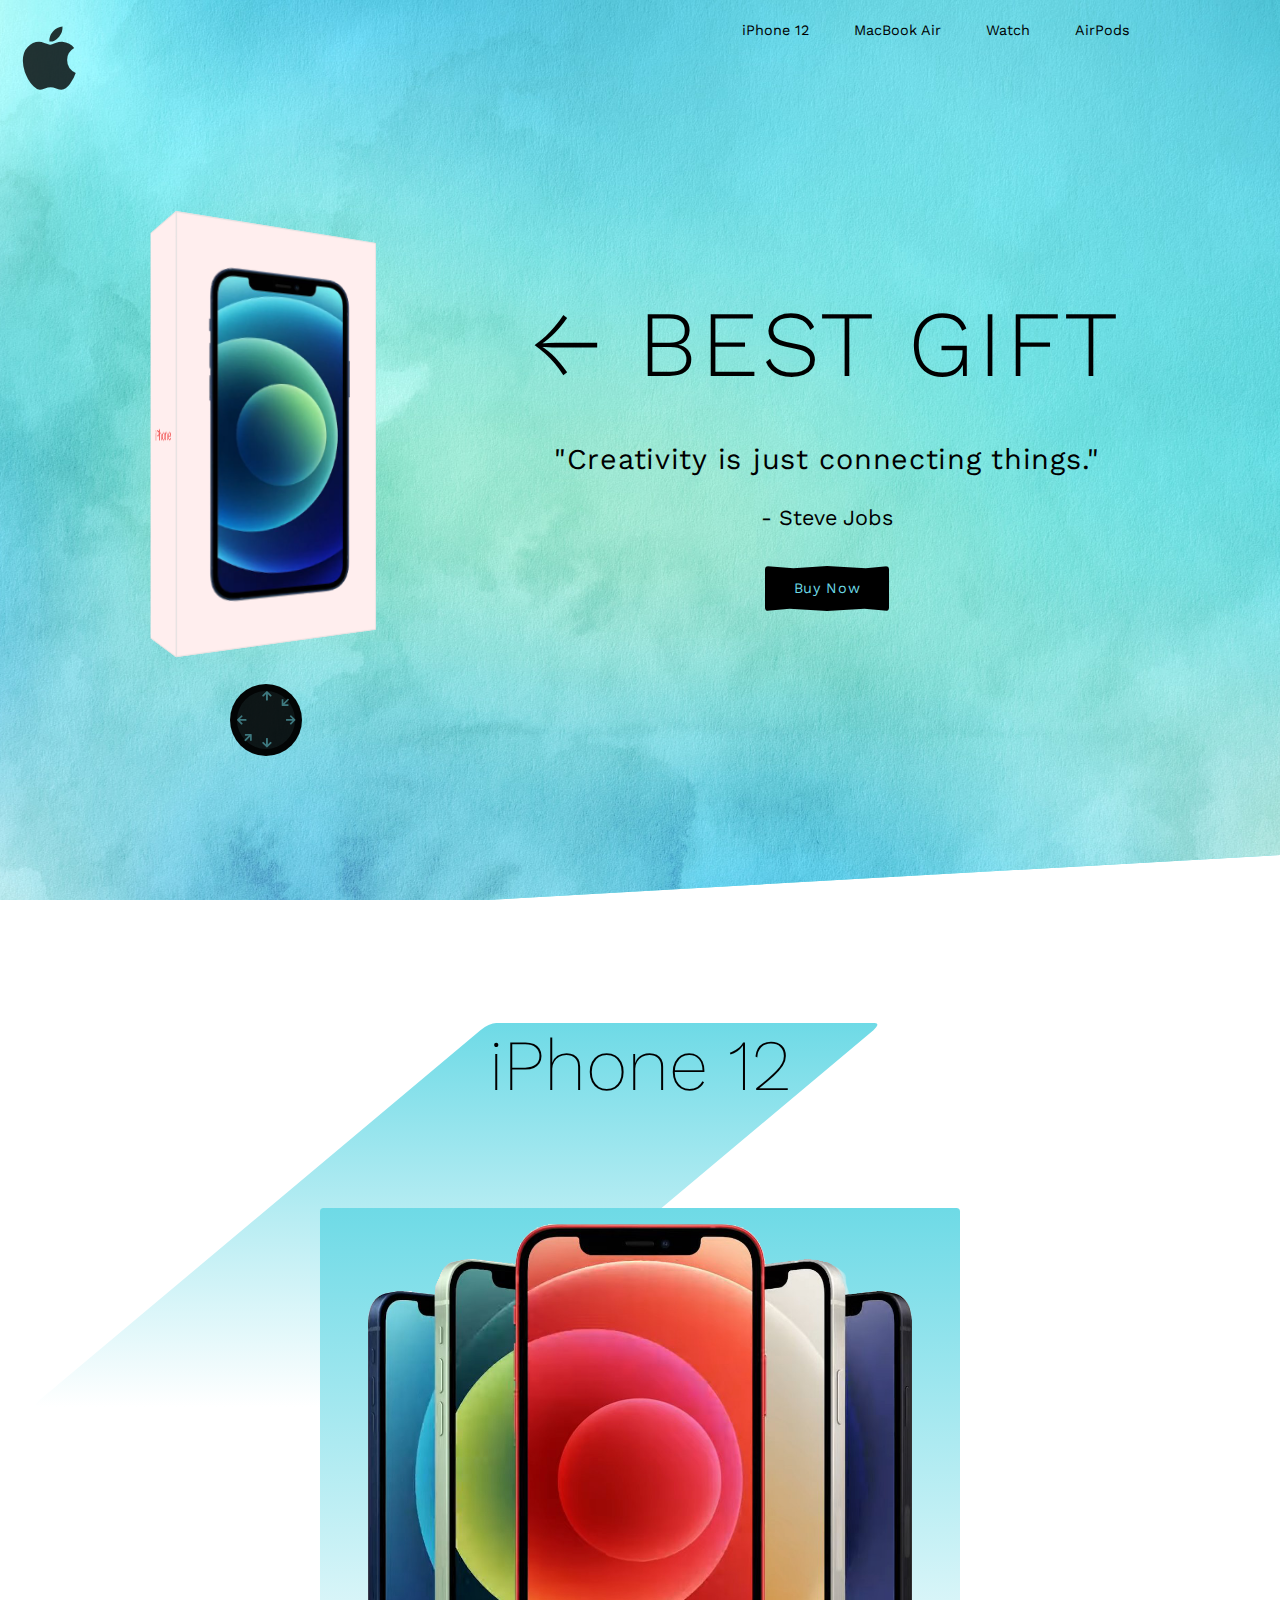
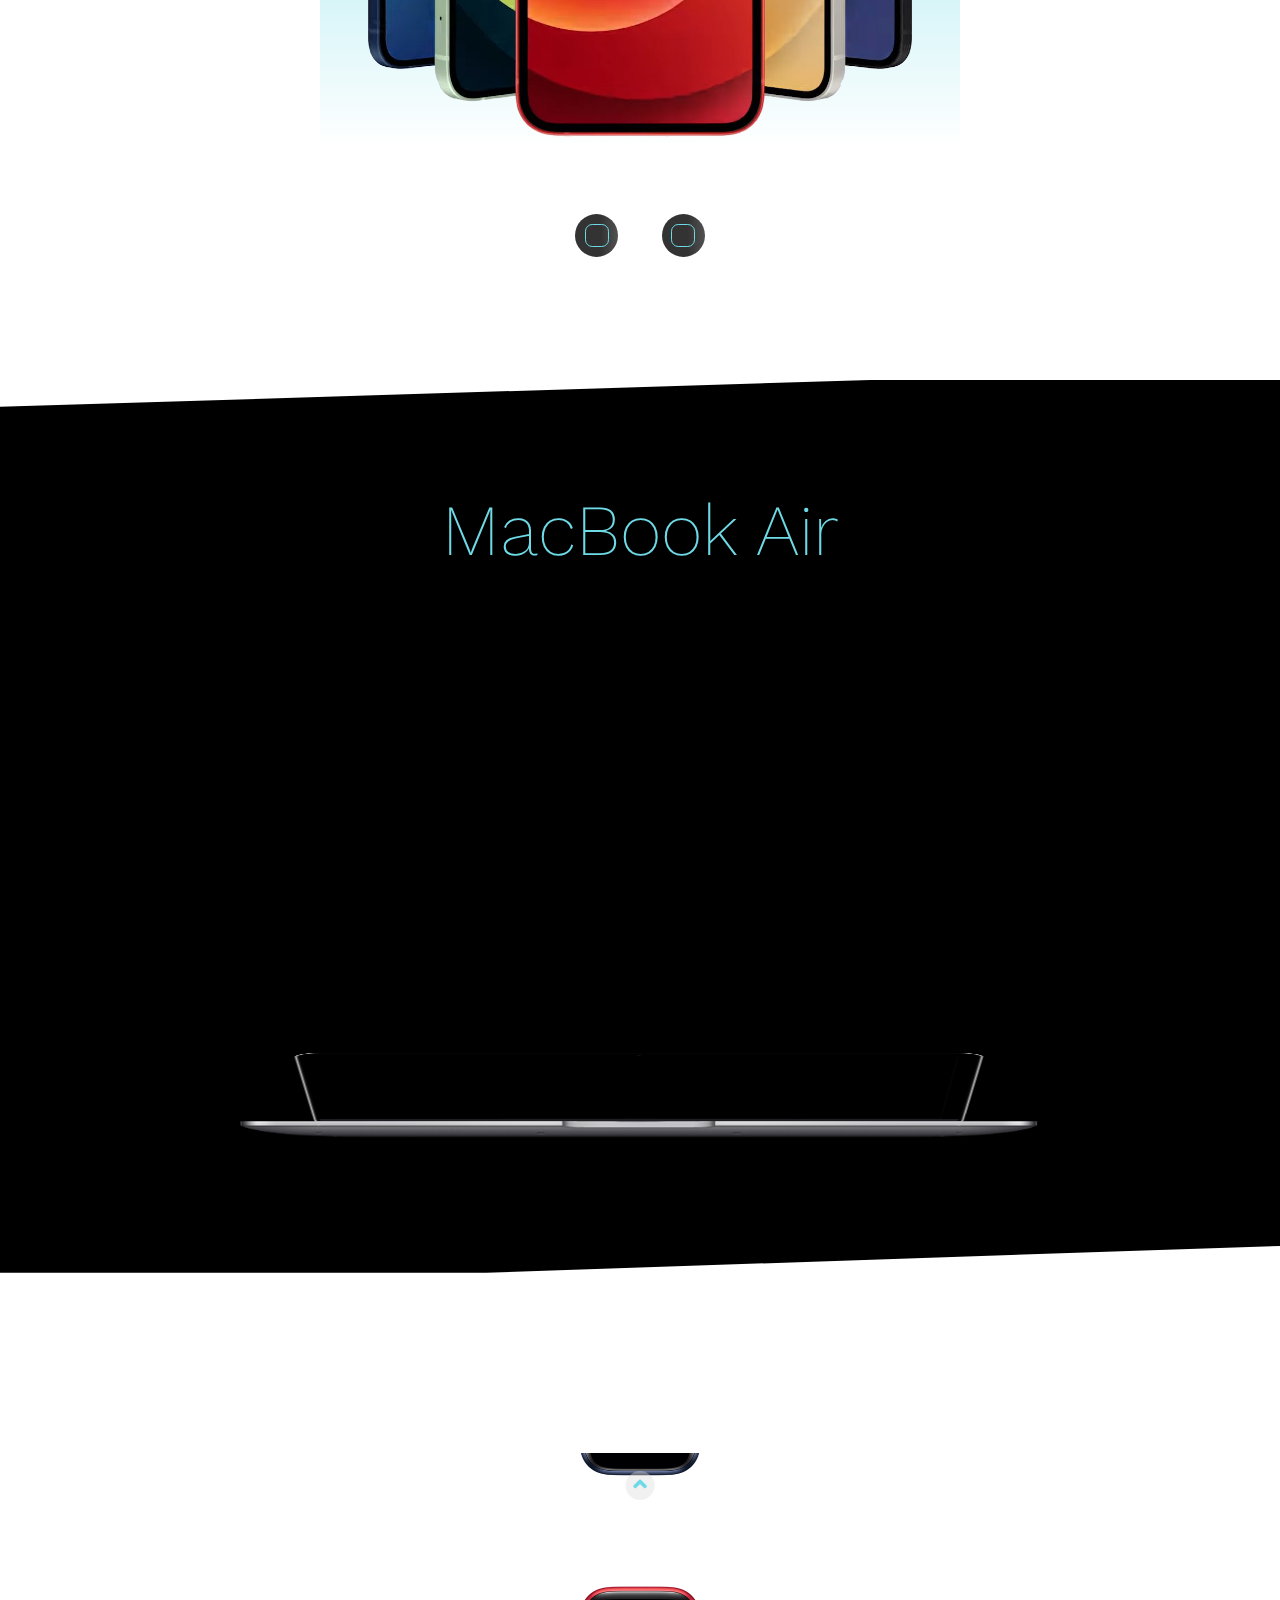
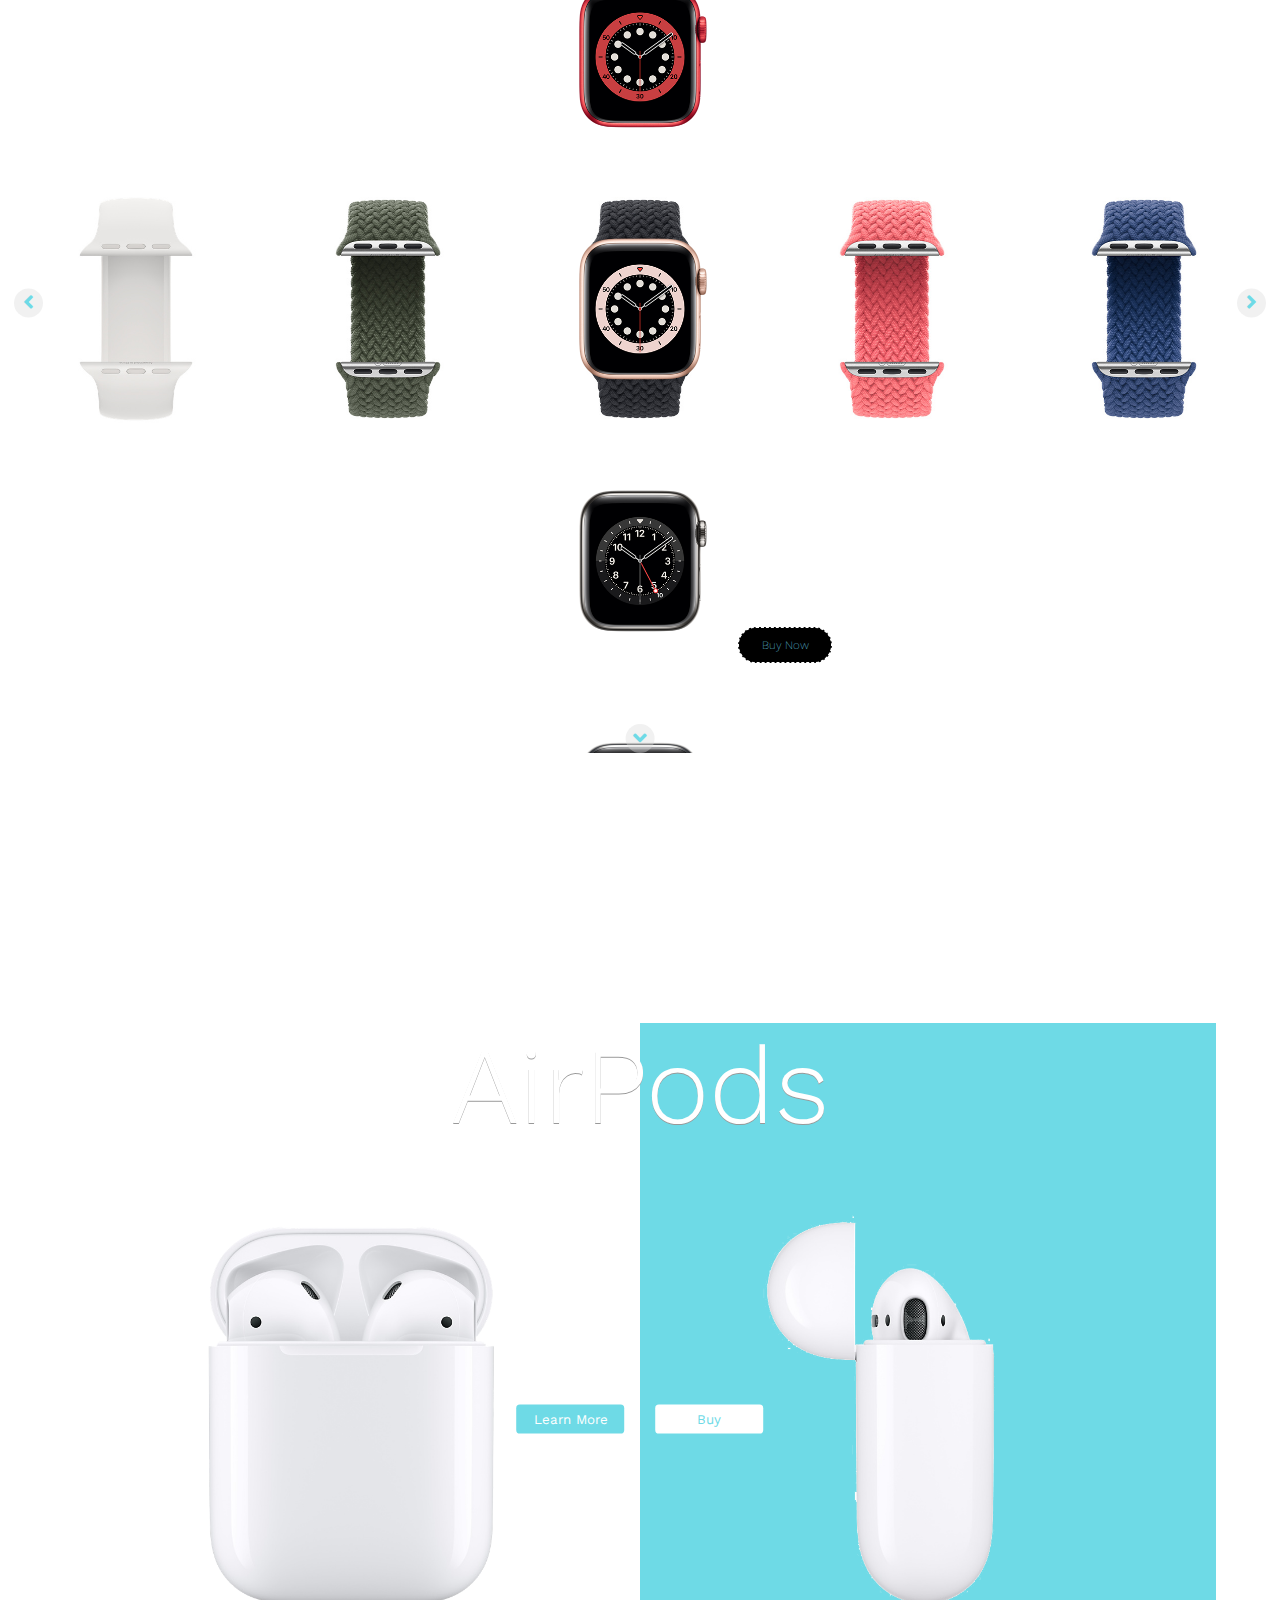
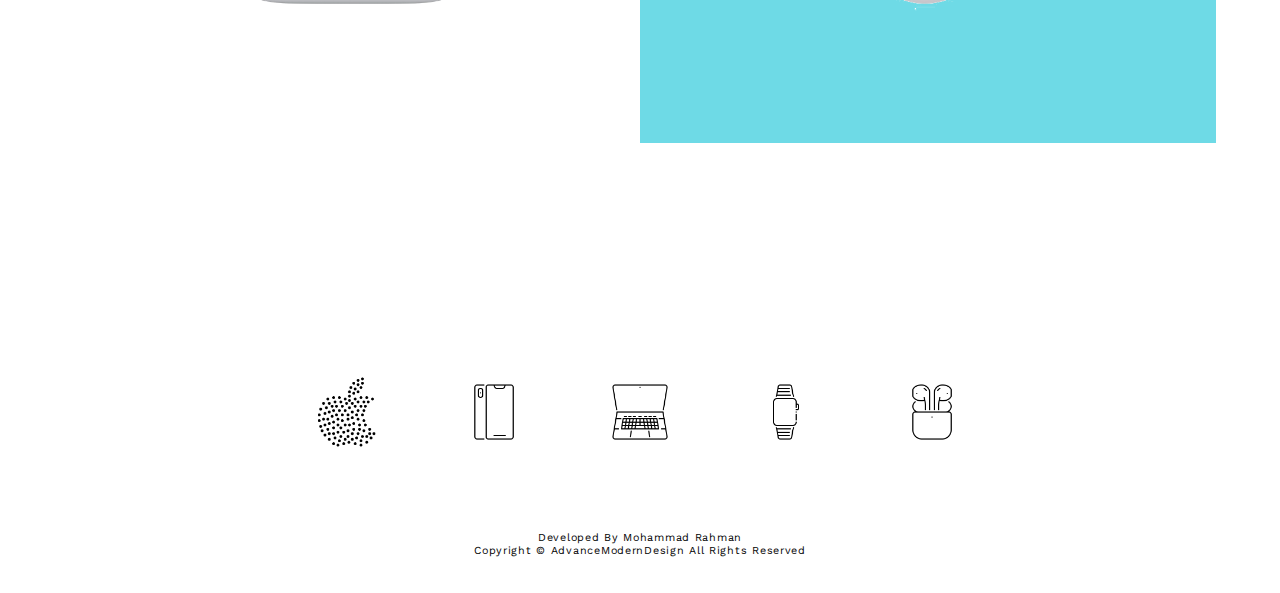
<file: Apple/index.html>
<!DOCTYPE html>
<html lang="en">
<head>
    <meta charset="UTF-8">
    <meta name="viewport" content="width=device-width, initial-scale=1.0">
    <title>Apple eCommerce</title>
    <link rel="shortcut icon" href="images/Icons/home-icon.png">
    <link rel="stylesheet" href="style.css">
    <link rel="stylesheet" href="https://cdnjs.cloudflare.com/ajax/libs/font-awesome/5.15.1/css/all.min.css">
</head>
<body>
    <div class="container">
        <!-- Section 1 -->
        <section class="section-1" id="section-1">
            <!-- Logo -->
            <a href="#" class="logo">
                <i class="fab fa-apple"></i>
            </a>
            <!--End of Logo -->

            <!-- Navbar -->
            <nav class="navbar">
                <a href="#section-2" class="navbar-link">iPhone 12</a>
                <a href="#section-3" class="navbar-link">MacBook Air</a>
                <a href="#watch" class="navbar-link">Watch</a>
                <a href="#airpods" class="navbar-link">AirPods</a>
            </nav>
            <!-- End of Navbar -->

            <!-- Cube -->
            <div class="cube-wrapper">
                <div class="cube">
                    <div class="front-side">
                        <img src="images/iphone.png">
                    </div>
                    <div class="back-side center">
                        <i class="fab fa-apple"></i>
                    </div>
                </div>

                <!-- Controls -->
                <div class="controls">
                    <a href="#" class="top-x-control">
                        <i class="fas fa-arrow-up "></i>
                    </a>
                    <a href="#" class="bottom-x-control">
                        <i class="fas fa-arrow-down "></i>
                    </a>
                    <a href="#" class="left-y-control">
                        <i class="fas fa-arrow-left "></i>
                    </a>
                    <a href="#" class="right-y-control">
                        <i class="fas fa-arrow-right "></i>
                    </a>
                    <a href="#" class="top-z-control">
                        <i class="fas fa-arrow-down "></i>
                    </a>
                    <a href="#" class="bottom-z-control">
                        <i class="fas fa-arrow-up "></i>
                    </a>
                </div>
                <!-- End of Controls -->
            </div>
            <!-- End of Cube -->

            <!-- Banner -->
            <div class="section-1-banner center">
                <h1>&#8592; Best Gift</h1>
                <p>"Creativity is just connecting things."</p>
                <span> - Steve Jobs</span>
                <button type="button">Buy Now</button>
            </div>
            <!-- End of Banner -->

            <!-- Slideshow -->
            <div class="slideshow"></div>
            <!-- End of Slideshow -->
        </section>
        <!-- End of Section 1 -->

        <!-- Section 2 -->
        <section class="section-2" id="section-2">
            <!-- Section 2 Heading -->
            <h1 class="section-2-heading">iPhone 12</h1>
            <!-- End of Section 2 Heading -->

            <!-- Section 2 Images -->
            <div class="iphones">
                <img src="images/iPhones/iphones-1-img.png" class="iphone-img-1">
                <img src="images/iPhones/iphones-2-img.png" class="iphone-img-2">
            </div>
            <!-- End of Section 2 Images -->

            <!-- Section 2 Buttons -->
            <div class="iphone-btns">
                <a href="#" class="iphone-btn center"><span>Learn More</span></a>
                <a href="#" class="iphone-btn center"><span>Shop</span></a>
            </div>
            <!-- End of Section 2 Buttons -->
        </section>
        <!-- End of Section 2 -->

        <!-- Section 3 -->
        <section class="section-3 center" id="section-3">
            <!-- Section 3 Heading -->
            <h1 class="section-3-heading">MacBook Air</h1>
            <!-- End of Section 3 Heading -->

            <!-- Section 3 Content -->
            <div class="section-3-content center">
                <!-- Section 3 Images -->
                <img src="images/MacBook/macbook-screen.png" class="macbook-img-1">
                <img src="images/MacBook/macbook-keyboard.png" class="macbook-img-2">
                <!-- End of Section 3 Images -->

                <!-- Section 3 Loading -->
                <div class="loading-wrapper">
                    <div class="loading center">
                        <i class="fab fa-apple"></i>
                        <div class="progress-bar"></div>
                    </div>
                </div>
                <!-- End of Section 3 Loading -->

                <!-- Section 3 Info -->
                <div class="macbook-info">
                    <h2 class="macbook-info-heading">Light. Speed.</h2>
                    <p class="macbook-price">Starting at $999</p>
                    <button class="macbook-btn">Buy Now</button>
                </div>
                <!-- End of Section 3 Info -->
            </div>
            <!-- End of Section 3 Content -->
        </section>
        <!-- End of Section 3 -->

        <!-- Section 4 -->
        <section class="section-4 center" id="section-4">
            <!-- Section 4 Watches -->
            <div class="watches center" id="watch">
                <!-- Watch Bands -->
                <div class="watch-bands center">
                    <img src="images/watches/watch-band-1.jpg" class="watch-band-img">
                    <img src="images/watches/watch-band-2.jpg" class="watch-band-img">
                    <img src="images/watches/watch-band-3.jpg" class="watch-band-img">
                    <img src="images/watches/watch-band-4.jpg" class="watch-band-img">
                    <img src="images/watches/watch-band-5.jpg" class="watch-band-img">
                    <img src="images/watches/watch-band-6.jpg" class="watch-band-img">
                    <img src="images/watches/watch-band-7.jpg" class="watch-band-img">
                    <img src="images/watches/watch-band-8.jpg" class="watch-band-img">
                    <img src="images/watches/watch-band-9.jpg" class="watch-band-img">
                </div>
                <!-- End of Watch Bands -->

                <!-- Watch Cases -->
                <div class="watch-cases center">
                    <img src="images/watches/watch-case-1.png" class="watch-case-img">
                    <img src="images/watches/watch-case-2.png" class="watch-case-img">
                    <img src="images/watches/watch-case-3.png" class="watch-case-img">
                    <img src="images/watches/watch-case-4.png" class="watch-case-img">
                    <img src="images/watches/watch-case-5.png" class="watch-case-img">
                    <img src="images/watches/watch-case-6.png" class="watch-case-img">
                    <img src="images/watches/watch-case-7.png" class="watch-case-img">
                    <img src="images/watches/watch-case-8.png" class="watch-case-img">
                    <img src="images/watches/watch-case-9.png" class="watch-case-img">
                </div>
                <!-- End of Watch Cases -->
            </div>
            <!-- End of Section 4 Watches -->

            <!-- Watch Controls -->
            <a href="#" class="watch-control watch-top-control center">
                <i class="fas fa-angle-up"></i>
            </a>
            <a href="#" class="watch-control watch-right-control center">
                <i class="fas fa-angle-right"></i>
            </a>
            <a href="#" class="watch-control watch-bottom-control center">
                <i class="fas fa-angle-down"></i>
            </a>
            <a href="#" class="watch-control watch-left-control center">
                <i class="fas fa-angle-left"></i>
            </a>
            <!-- End of Watch Controls -->

            <!-- Watch Button -->
            <button class="watch-btn">Buy Now</button>
            <!-- End of Watch Button -->
        </section>
        <!-- End of Section 4 -->

        <!-- Section 5 -->
        <section class="section-5 center" id="section-5">
            <!-- Section 5 Content -->
            <div class="airpods" id="airpods">
                <!-- Section 5 Heading -->
                <h1 class="section-5-heading">AirPods</h1>
                <!-- End of Section 5 Heading -->

                <!-- Section 5 Images -->
                <img src="images/AirPods/airpods-1.png" class="airpods-img-1">
                <img src="images/AirPods/airpods-2.png" class="airpods-img-2">
                <!-- End of Section 5 Images -->

                <!-- Section 5 Buttons -->
                <div class="airpods-buttons">
                    <button class="airpods-btn">Learn More</button>
                    <button class="airpods-btn">Buy</button>
                </div>
                <!-- End of Section 5 Buttons -->
            </div>
            <!-- End of Section 5 Content -->
        </section>
        <!-- End of Section 5 -->

        <!-- Section 6 -->
        <section class="section-6 center">
            <div class="section-6-icons">
                <a href="#section-1" class="icon-link">
                    <img src="images/Icons/home-icon.png">
                </a>
                <a href="#section-2" class="icon-link">
                    <img src="images/Icons/iphone-icon.png">
                </a>
                <a href="#section-3" class="icon-link">
                    <img src="images/Icons/macbook-icon.png">
                </a>
                <a href="#section-4" class="icon-link">
                    <img src="images/Icons/watch-icon.png">
                </a>
                <a href="#section-5" class="icon-link">
                    <img src="images/Icons/airpods-icon.png">
                </a>
            </div>
            <p class="copyright">Developed By Mohammad Rahman<br>Copyright &copy; AdvanceModernDesign All Rights Reserved</p>
        </section>
        <!-- End of Section 6 -->
    </div>
    <script src="script.js"></script>
</body>
</html>
</file>
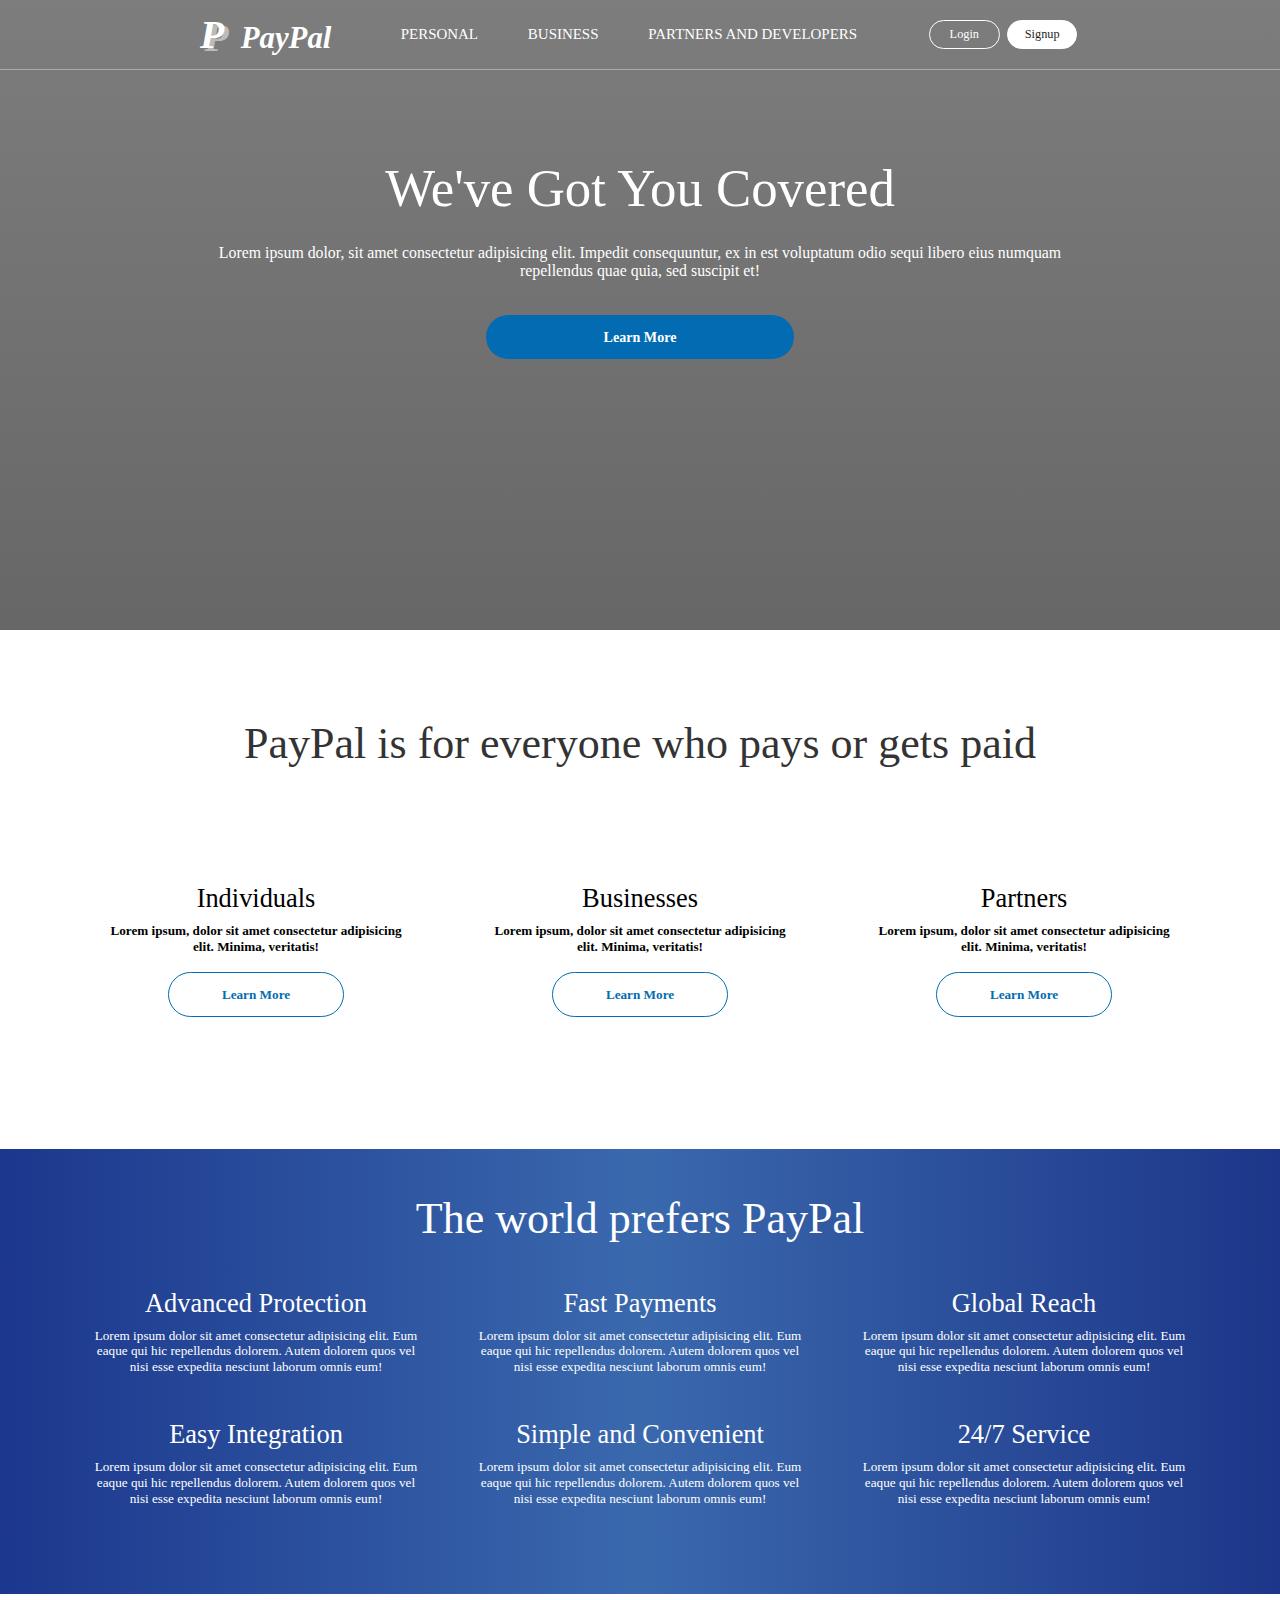
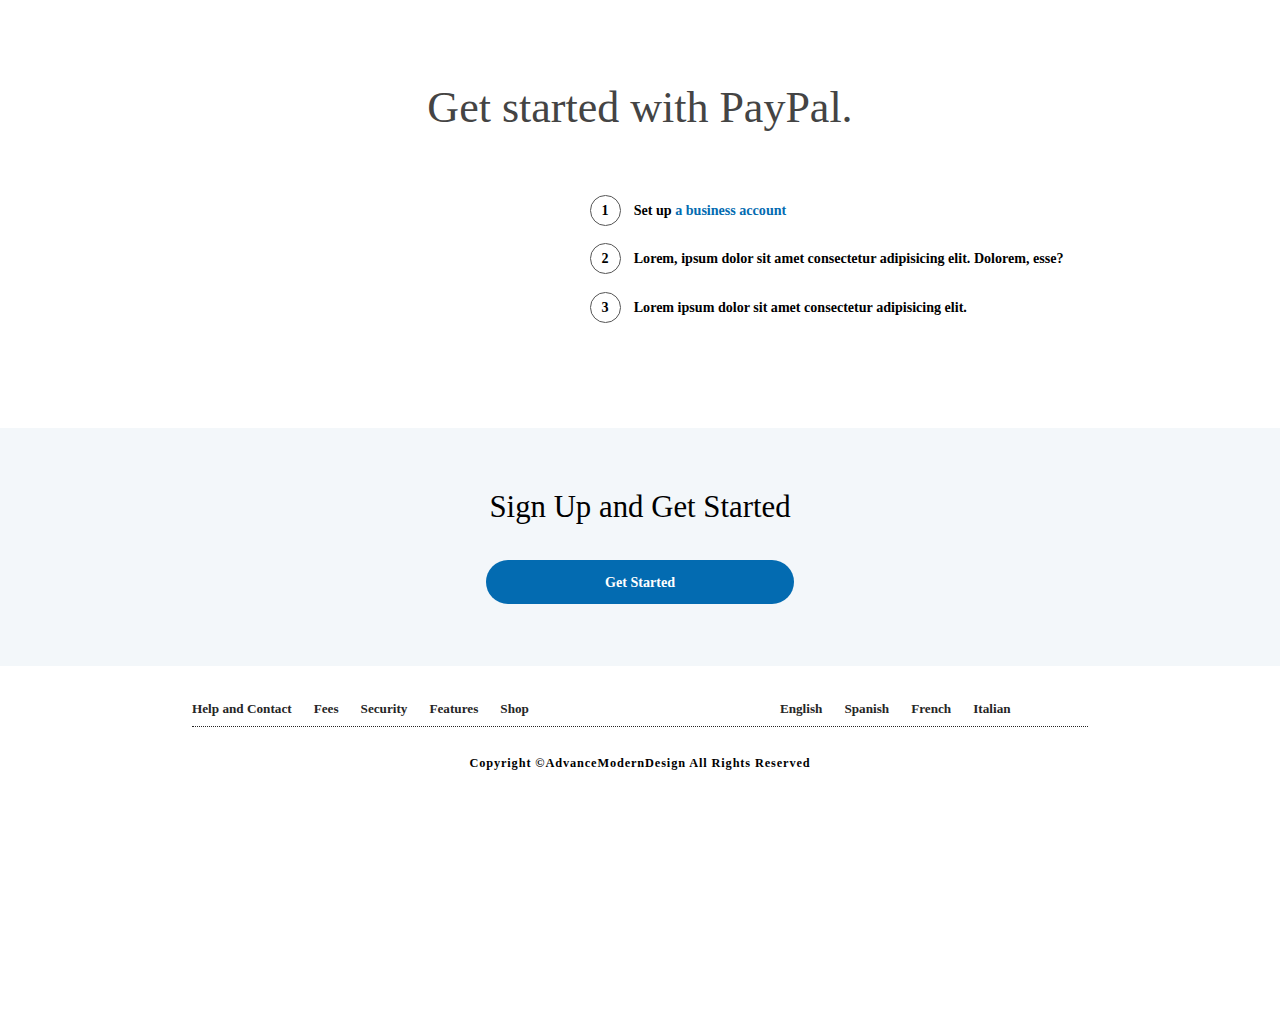
<file: Paypal/index.html>
<!DOCTYPE html>
<html lang="en">
<head>
    <meta charset="UTF-8">
    <meta name="viewport" content="width=device-width, initial-scale=1.0">
    <title>Send Money, Pay Online, or Set Up a Merchant Account.</title>
    <link rel="stylesheet" href="style.css">
    <link rel="stylesheet" href="https://cdnjs.cloudflare.com/ajax/libs/font-awesome/5.15.1/css/all.min.css">
    <link rel="preconnect" href="https://fonts.gstatic.com">
    <link href="https://fonts.googleapis.com/css2?family=Baloo+Da+2:wght@400;500;600;700;800&display=swap" rel="stylesheet">
</head>
<body>

    <div class="container">
        <!-- Front Page -->
        <div class="front-page">
            <!-- Section 1 -->
            <section class="section-1">
                <div class="navbar-wrapper">
                    <nav class="navbar">
                        <div class="menu">
                            <div class="menu-icon">
                                <div class="line line-1"></div>
                                <div class="line line-2"></div>
                                <div class="line line-3"></div>
                            </div>
                            <span>Menu</span>
                        </div>
                        <div class="navbar-logo logo">
                            <span class="p-1">P</span>
                            <span class="p-2">P</span>
                            PayPal
                        </div>
                        <ul class="nav-list">
                            <li class="nav-list-item dropdown-hover">
                                <a href="#" class="nav-list-link show-dropdown">Personal <i class="fas fa-chevron-down"></i></a>
                                <ul class="nav-dropdown nav-dropdown-personal">
                                    <li class="nav-dropdown-item dropdown-heading">
                                        <a href="#" class="dropdown-heading-link">
                                            <i class="fas fa-chevron-down"></i> Personal
                                        </a>
                                    </li>
                                    <li class="nav-dropdown-item">
                                        <a href="#" class="nav-dropdown-link-1">How PayPal works</a>
                                        <a href="#" class="nav-dropdown-link-2">What can you do with a personal account</a>
                                    </li>
                                    <li class="nav-dropdown-item">
                                        <a href="#" class="nav-dropdown-link-1">Pay online</a>
                                        <a href="#" class="nav-dropdown-link-2">Online payment without borders</a>
                                    </li>
                                    <li class="nav-dropdown-item">
                                        <a href="#" class="nav-dropdown-link-1">Send payments</a>
                                        <a href="#" class="nav-dropdown-link-2">Send payments abroad</a>
                                    </li>
                                    <li class="nav-dropdown-item">
                                        <a href="#" class="nav-dropdown-link-1">Search for deals</a>
                                        <a href="#" class="nav-dropdown-link-2">Pay with PayPal and send money</a>
                                    </li>
                                </ul>
                            </li>
                            <li class="nav-list-item dropdown-hover">
                                <a href="#" class="nav-list-link show-dropdown">Business <i class="fas fa-chevron-down"></i></a>
                                <ul class="nav-dropdown nav-dropdown-business">
                                    <li class="nav-dropdown-item dropdown-heading">
                                        <a href="#" class="dropdown-heading-link">
                                            <i class="fas fa-chevron-down"></i> Business
                                        </a>
                                    </li>
                                    <li class="nav-dropdown-item">
                                        <a href="#" class="nav-dropdown-link-1">All business solutions</a>
                                        <a href="#" class="nav-dropdown-link-2">See our range of products</a>
                                    </li>
                                    <li class="nav-dropdown-item">
                                        <a href="#" class="nav-dropdown-link-1">Accept online payments</a>
                                        <a href="#" class="nav-dropdown-link-2">Get paid on your website</a>
                                    </li>
                                    <li class="nav-dropdown-item">
                                        <a href="#" class="nav-dropdown-link-1">Send invoices</a>
                                        <a href="#" class="nav-dropdown-link-2">Create and email online invoices</a>
                                    </li>
                                    <li class="nav-dropdown-item">
                                        <a href="#" class="nav-dropdown-link-1">Sell internationally</a>
                                        <a href="#" class="nav-dropdown-link-2">PayPal supports your global growth</a>
                                    </li>
                                </ul>
                            </li>
                            <li class="nav-list-item">
                                <a href="#" class="nav-list-link">Partners and Developers</a>
                            </li>
                        </ul>
                        <div class="navbar-buttons">
                            <button class="navbar-btn login-btn login">Login</button>
                            <button class="navbar-btn signup-btn signup">Signup</button>
                        </div>
                    </nav>
                </div>
                <div class="banner">
                    <h1 class="banner-heading">We've Got You Covered</h1>
                    <p class="banner-paragraph">Lorem ipsum dolor, sit amet consectetur adipisicing elit. Impedit consequuntur, ex in est voluptatum odio sequi libero eius numquam repellendus quae quia, sed suscipit et!</p>
                    <button class="blue-btn">Learn More</button>
                </div>
            </section>
            <!-- End of Section 1 -->

            <!-- Section 2 -->
            <section class="section-2">
                <h1 class="section-2-heading">PayPal is for everyone who pays or gets paid</h1>
                <div class="services">
                    <div class="service">
                        <i class="fas fa-user-tie"></i>
                        <h3 class="service-heading">Individuals</h3>
                        <p class="service-paragraph">Lorem ipsum, dolor sit amet consectetur adipisicing elit. Minima, veritatis!</p>
                        <button class="service-btn">Learn More</button>
                    </div>
                    <div class="service">
                        <i class="fas fa-briefcase"></i>
                        <h3 class="service-heading">Businesses</h3>
                        <p class="service-paragraph">Lorem ipsum, dolor sit amet consectetur adipisicing elit. Minima, veritatis!</p>
                        <button class="service-btn">Learn More</button>
                    </div>
                    <div class="service">
                        <i class="far fa-handshake"></i>
                        <h3 class="service-heading">Partners</h3>
                        <p class="service-paragraph">Lorem ipsum, dolor sit amet consectetur adipisicing elit. Minima, veritatis!</p>
                        <button class="service-btn">Learn More</button>
                    </div>
                </div>
            </section>
            <!-- End of Section 2 -->

            <!-- Section 3 -->
            <section class="section-3">
                <h1 class="section-3-heading">The world prefers PayPal</h1>
                <div class="features">
                    <div class="feature">
                        <h3 class="feature-heading">Advanced Protection</h3>
                        <p class="feature-paragraph">Lorem ipsum dolor sit amet consectetur adipisicing elit. Eum eaque qui hic repellendus dolorem. Autem dolorem quos vel nisi esse expedita nesciunt laborum omnis eum!</p>
                    </div>
                    <div class="feature">
                        <h3 class="feature-heading">Fast Payments</h3>
                        <p class="feature-paragraph">Lorem ipsum dolor sit amet consectetur adipisicing elit. Eum eaque qui hic repellendus dolorem. Autem dolorem quos vel nisi esse expedita nesciunt laborum omnis eum!</p>
                    </div>
                    <div class="feature">
                        <h3 class="feature-heading">Global Reach</h3>
                        <p class="feature-paragraph">Lorem ipsum dolor sit amet consectetur adipisicing elit. Eum eaque qui hic repellendus dolorem. Autem dolorem quos vel nisi esse expedita nesciunt laborum omnis eum!</p>
                    </div>
                    <div class="feature">
                        <h3 class="feature-heading">Easy Integration</h3>
                        <p class="feature-paragraph">Lorem ipsum dolor sit amet consectetur adipisicing elit. Eum eaque qui hic repellendus dolorem. Autem dolorem quos vel nisi esse expedita nesciunt laborum omnis eum!</p>
                    </div>
                    <div class="feature">
                        <h3 class="feature-heading">Simple and Convenient</h3>
                        <p class="feature-paragraph">Lorem ipsum dolor sit amet consectetur adipisicing elit. Eum eaque qui hic repellendus dolorem. Autem dolorem quos vel nisi esse expedita nesciunt laborum omnis eum!</p>
                    </div>
                    <div class="feature">
                        <h3 class="feature-heading">24/7 Service</h3>
                        <p class="feature-paragraph">Lorem ipsum dolor sit amet consectetur adipisicing elit. Eum eaque qui hic repellendus dolorem. Autem dolorem quos vel nisi esse expedita nesciunt laborum omnis eum!</p>
                    </div>
                </div>
            </section>
            <!-- End of Section 3 -->           
            <!-- Section 4 -->
            <section class="section-4">
                <h1 class="section-4-heading">Get started with PayPal.</h1>
                <div class="section-4-content">
                    <div class="section-4-img-wrapper">
                        <img src="images/macbook.png">
                    </div>
                    <ul class="section-4-list">
                        <li class="section-4-list-item">
                            <span class="number">1</span>
                            <span>Set up <a href="#">a business account</a></span>
                        </li>
                        <li class="section-4-list-item">
                            <span class="number">2</span>
                            <span>Lorem, ipsum dolor sit amet consectetur adipisicing elit. Dolorem, esse?</span>
                        </li>
                        <li class="section-4-list-item">
                            <span class="number">3</span>
                            <span>Lorem ipsum dolor sit amet consectetur adipisicing elit.</span>
                        </li>
                    </ul>
                </div>
            </section>
            <!-- End of Section 4 -->

            <!-- Section 5 -->
            <section class="section-5">
                <div class="section-5-top">
                    <h2 class="section-5-top-heading">Sign Up and Get Started</h2>
                    <button class="blue-btn signup">Get Started</button>
                </div>
                <footer class="footer">
                    <div class="footer-top">
                        <ul class="footer-list">
                            <li>
                                <a href="#">Help and Contact</a>
                            </li>
                            <li>
                                <a href="#">Fees</a>
                            </li>
                            <li>
                                <a href="#">Security</a>
                            </li>
                            <li>
                                <a href="#">Features</a>
                            </li>
                            <li>
                                <a href="#">Shop</a>
                            </li>
                        </ul>
                        <ul class="footer-list">
                            <li>
                                <a href="#">English</a>
                            </li>
                            <li>
                                <a href="#">Spanish</a>
                            </li>
                            <li>
                                <a href="#">French</a>
                            </li>
                            <li>
                                <a href="#">Italian</a>
                            </li>
                            <li>
                                <a href="#">
                                    <img src="images/flag.png">
                                </a>
                            </li>
                        </ul>
                    </div>
                    <div class="footer-bottom">
                        <p class="copyright">Copyright &copy;AdvanceModernDesign All Rights Reserved</p>
                    </div>
                </footer>
            </section>
            <!-- End of Section 5 -->
        </div>
        <!-- End of Front Page -->

        <!-- Login Page -->
        <div class="login-page">
            <div class="login-page-content">
                <div class="login-page-logo logo">
                    <span class="p-1">P</span>
                    <span class="p-2">P</span>
                    <span>Pay</span><span>Pal</span>
                </div>
                <form class="login-page-form">
                    <input type="text" class="form-login-input" placeholder="Email or mobile number">
                    <input type="password" class="form-login-input" >
                    <input type="button" class="form-login-btn" value="Log In">
                    <a href="#" class="form-login-link">Having trouble logging in?</a>
                    <span>or</span>
                    <input type="button" class="form-signup-btn signup" value="Sign Up">
                </form>
            </div>
        </div>
        <!-- End of Login Page -->

        <!-- Sign Up Page -->
        <div class="signup-page">
            <div class="signup-page-top">
                <div class="signup-page-logo logo">
                    <span class="p-1">P</span>
                    <span class="p-2">P</span>
                    PayPal
                </div>
                <button class="login">Log In</button>
            </div>
            <div class="signup-page-content">
                <div class="signup-page-content-left">
                    <div class="content-left-images">
                        <img src="images/person-1.jpg">
                        <img src="images/person-2.jpg">
                        <img src="images/person-3.jpg">
                    </div>
                    <h1>See for yourself why millions of people love PayPal.</h1>
                </div>
                <div class="signup-page-content-right">
                    <h3>Sign up for PayPal, it's free</h3>
                    <h4>Choose from two types of accounts:</h4>
                    <form class="signup-page-form">
                        <div class="input-group">
                            <input type="radio" name="checkbox" checked>
                            <div class="option">
                                <h3>Personal Account</h3>
                                <p>Lorem ipsum dolor sit amet consectetur adipisicing elit. Alias ducimus minima, incidunt beatae veritatis ad delectus temporibus eaque enim ea!</p>
                            </div>
                        </div>
                        <div class="input-group">
                            <input type="radio" name="checkbox">
                            <div class="option">
                                <h3>Business Account</h3>
                                <p>Lorem ipsum dolor sit amet consectetur adipisicing elit. Alias ducimus minima, incidunt beatae veritatis ad delectus temporibus eaque enim ea!</p>
                            </div>
                        </div>
                        <button class="blue-btn">Continue</button>
                    </form>
                </div>
               
            </div>
        </div>
        <!-- End of Sign Up Page -->
    </div>

    <script src="script.js"></script>
</body>
</html>
</file>
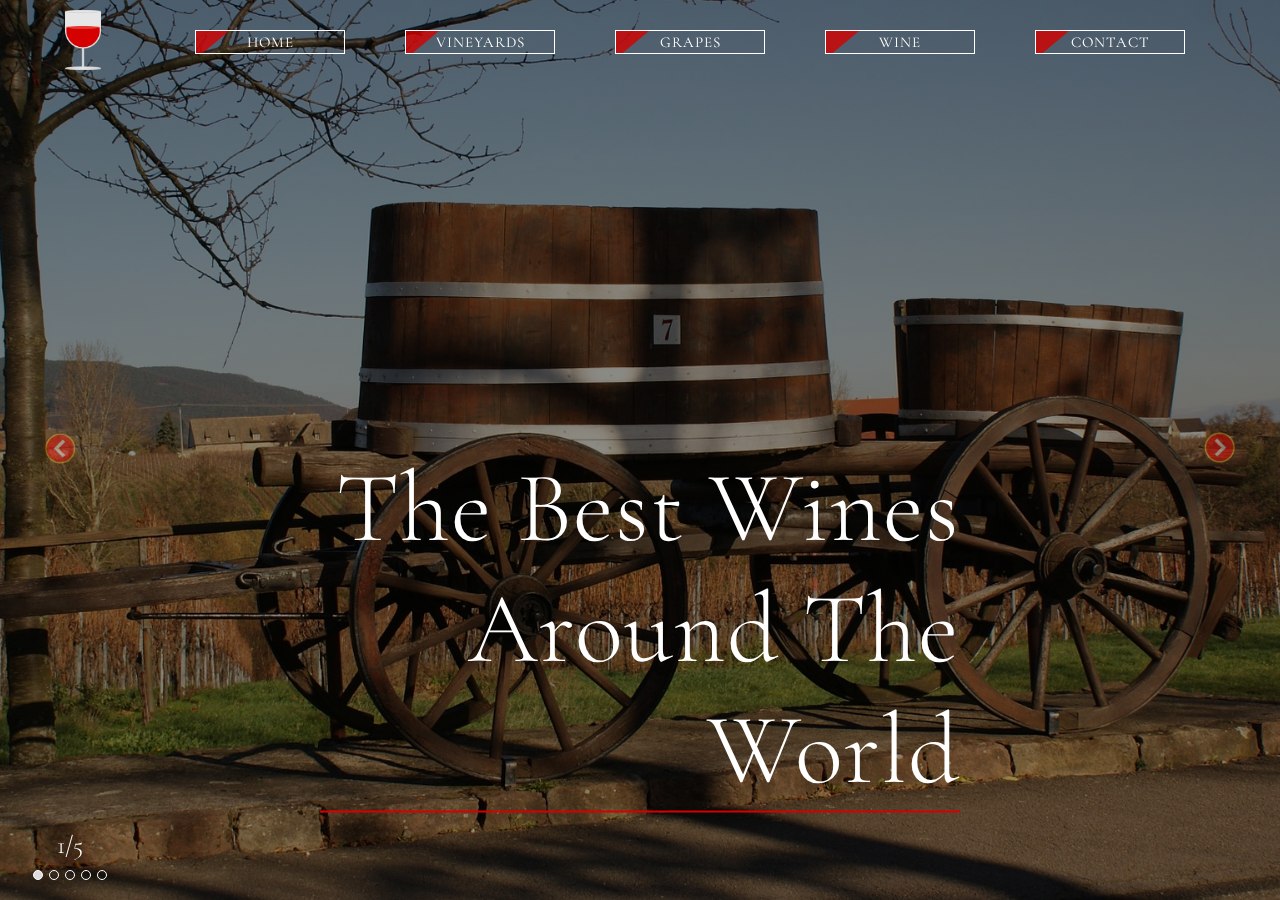
<file: TheWine/index.html>
<!DOCTYPE html>
<html lang="en">
  <head>
    <meta charset="UTF-8" />
    <meta name="viewport" content="width=device-width, initial-scale=1.0" />
    <link rel="stylesheet" href="style.css" />
    <link
      href="https://fonts.googleapis.com/css2?family=Cormorant+Garamond:wght@300;400;500;600&display=swap"
      rel="stylesheet"
    />
    <link rel="icon" type="image/png" href="images/logo.png" />
    <title>Wine House</title>
  </head>
  <body>
    <div class="container">
      <div class="navbar">
        <a href="#" class="logo-link">
          <img src="images/logo.png" alt="Logo" class="logo" />
        </a>

        <a href="#" class="menu">
          <div class="menu-line menu-line-1"></div>
          <div class="menu-line menu-line-2"></div>
          <div class="menu-line menu-line-3"></div>
        </a>

        <nav class="nav-list">
          <a href="#" class="nav-link">Home</a>
          <a href="#" class="nav-link">Vineyards</a>
          <a href="#" class="nav-link">Grapes</a>
          <a href="#" class="nav-link">Wine</a>
          <a href="#" class="nav-link">Contact</a>
        </nav>
      </div>

      <button class="page-btn left-btn">
        <img src="images/arrow.png" />
      </button>
      <button class="page-btn right-btn">
        <img src="images/arrow.png" />
      </button>

      <div class="progress-wrapper">
        <div class="progress">
          <h2>1/5</h2>
        </div>
        <div class="circle-wrapper">
          <div class="circle circle-1"></div>
          <div class="circle circle-2"></div>
          <div class="circle circle-3"></div>
          <div class="circle circle-4"></div>
          <div class="circle circle-5"></div>
        </div>
      </div>

      <div class="wrapper">
        <section class="section-1">
          <div class="section-wrapper section-1-wrapper">
            <div class="section-1-heading-wrapper">
              <h1 class="section-1-heading">The best wines around the world</h1>
            </div>
          </div>
        </section>
        <section class="section-2">
          <div class="section-wrapper section-2-wrapper">
            <div class="sale">
              <img src="images/bag.png" alt="Sale Bag" class="sale-bag" />
              <button class="sale-btn">order now!</button>
            </div>
            <img
              src="images/wine-bottle.png"
              alt="Wine Bottle"
              class="wine-bottle"
            />
          </div>
        </section>
        <section class="section-3">
          <div class="section-wrapper section-3-wrapper">
            <h1 class="section-3-heading">the best quality</h1>
            <img src="images/frame.png" alt="Grapes Frame" class="frame-img" />
            <img src="images/grapes.png" alt="Grapes" class="grapes-img" />
          </div>
        </section>
        <section class="section-4">
          <div class="section-wrapper section-4-wrapper">
            <div class="section-4-bg"></div>
            <h1 class="section-4-heading">Newly Released Wines</h1>
            <img
              src="images/section-4-bg.jpg"
              alt="New Wines"
              class="new-wines-img"
            />
          </div>
        </section>
        <section class="section-5">
          <div class="section-wrapper section-5-wrapper">
            <ul class="footer-list">
              <li>Contact</li>
              <li>NY</li>
              <li>1039 Stanley Avenue</li>
              <li>Open Daily</li>
              <li>By appointment only</li>
            </ul>
            <img src="images/footer-img.png" class="footer-img" />
            <ul class="footer-list">
              <li>Connect</li>
              <li>PN: 516-448-2763</li>
              <li>MN: 631-742-8400</li>
              <li>example@winehouse.com</li>
              <li>Join our mailing list</li>
            </ul>
            <p class="copyright">Developed By Mohammad Rahman<br>
              Copyright &copy; AdvanceModernDesign. All Rights Reserved
            </p>
          </div>
        </section>
      </div>
    </div>

    <script src="script.js"></script>
  </body>
</html>
</file>
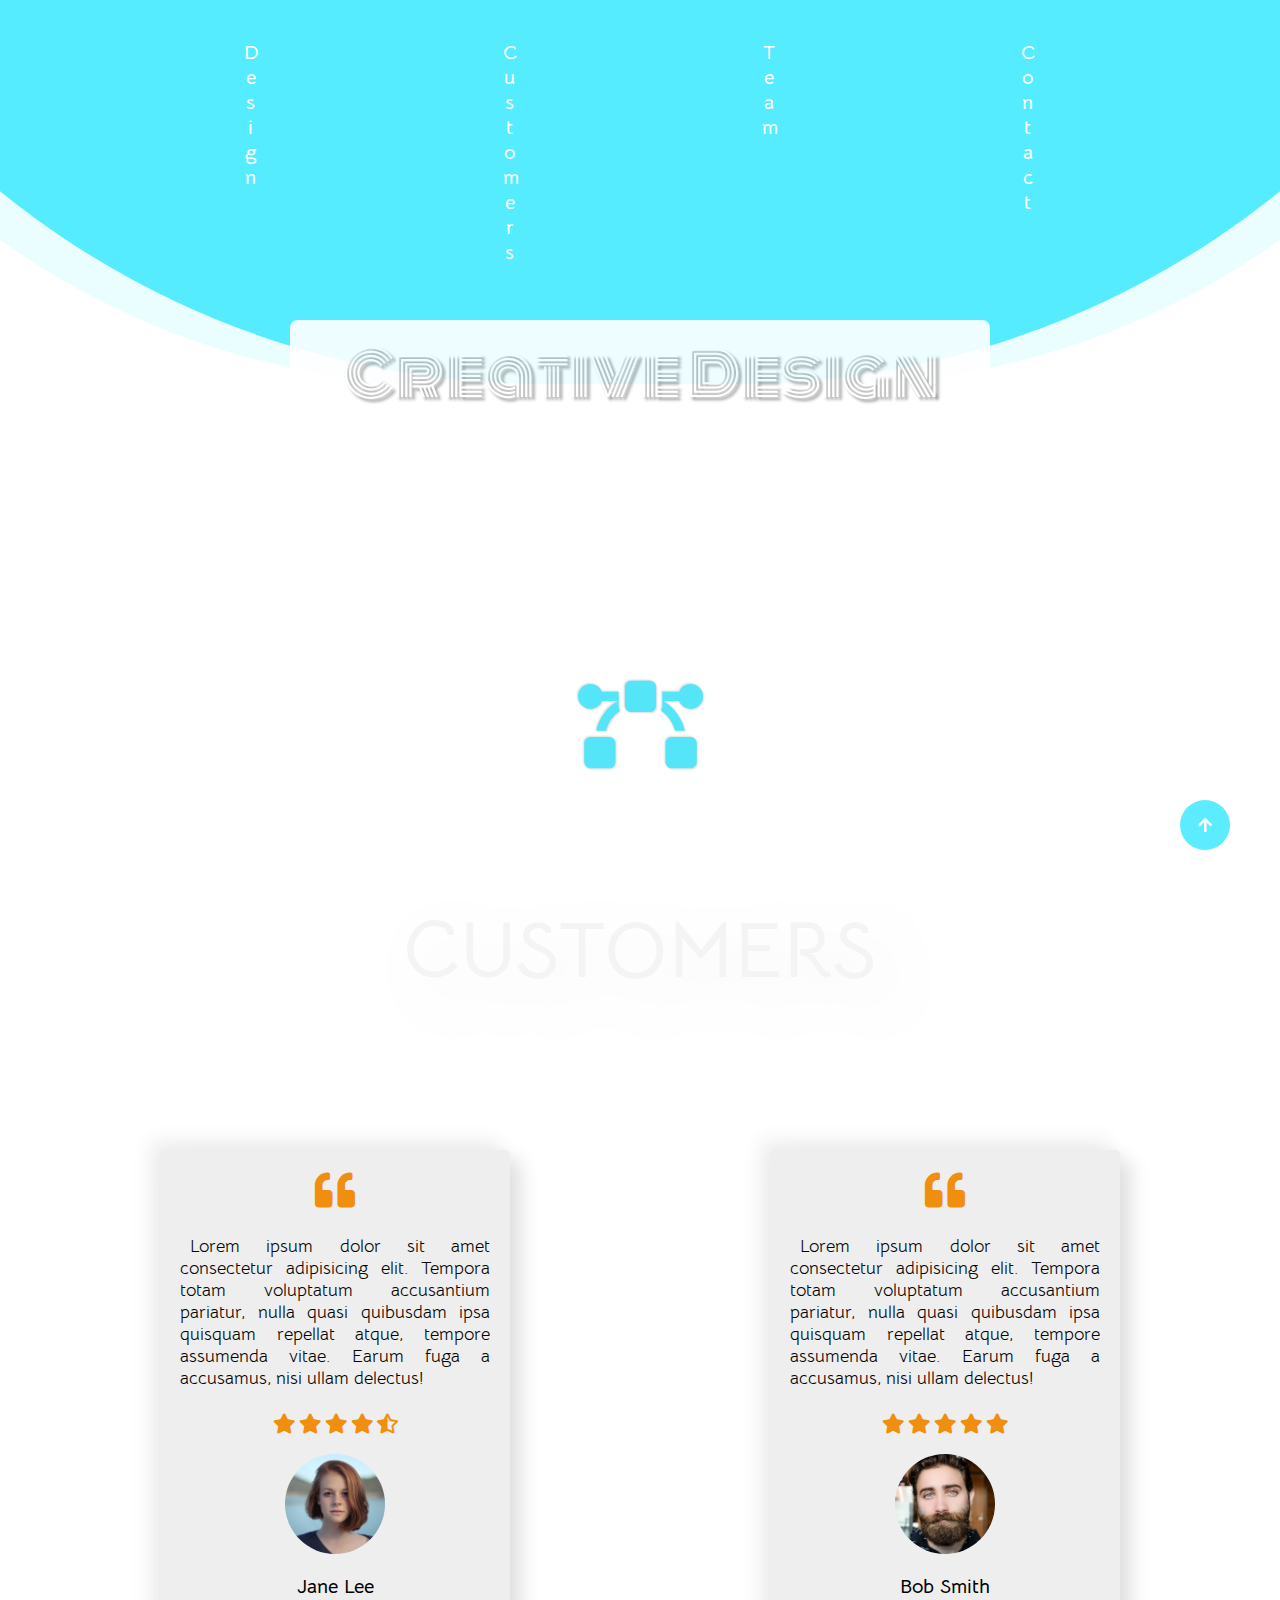
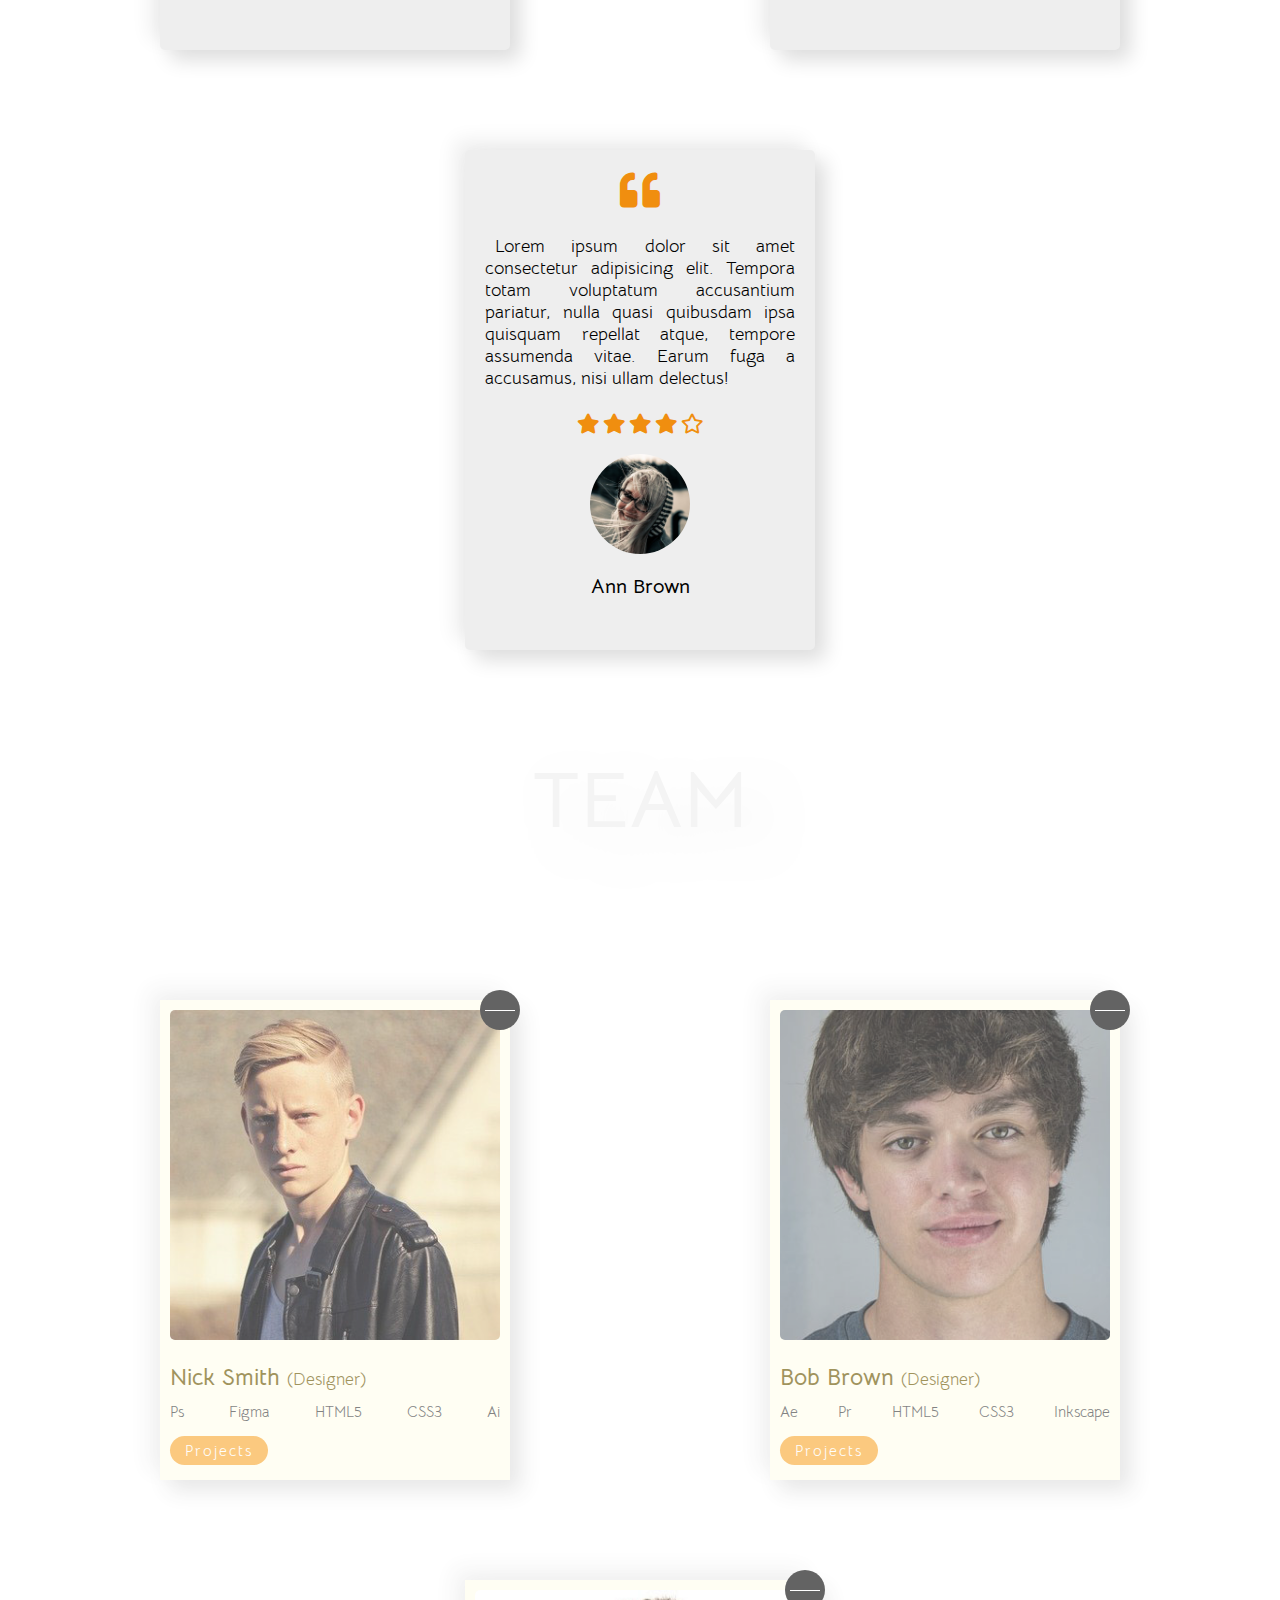
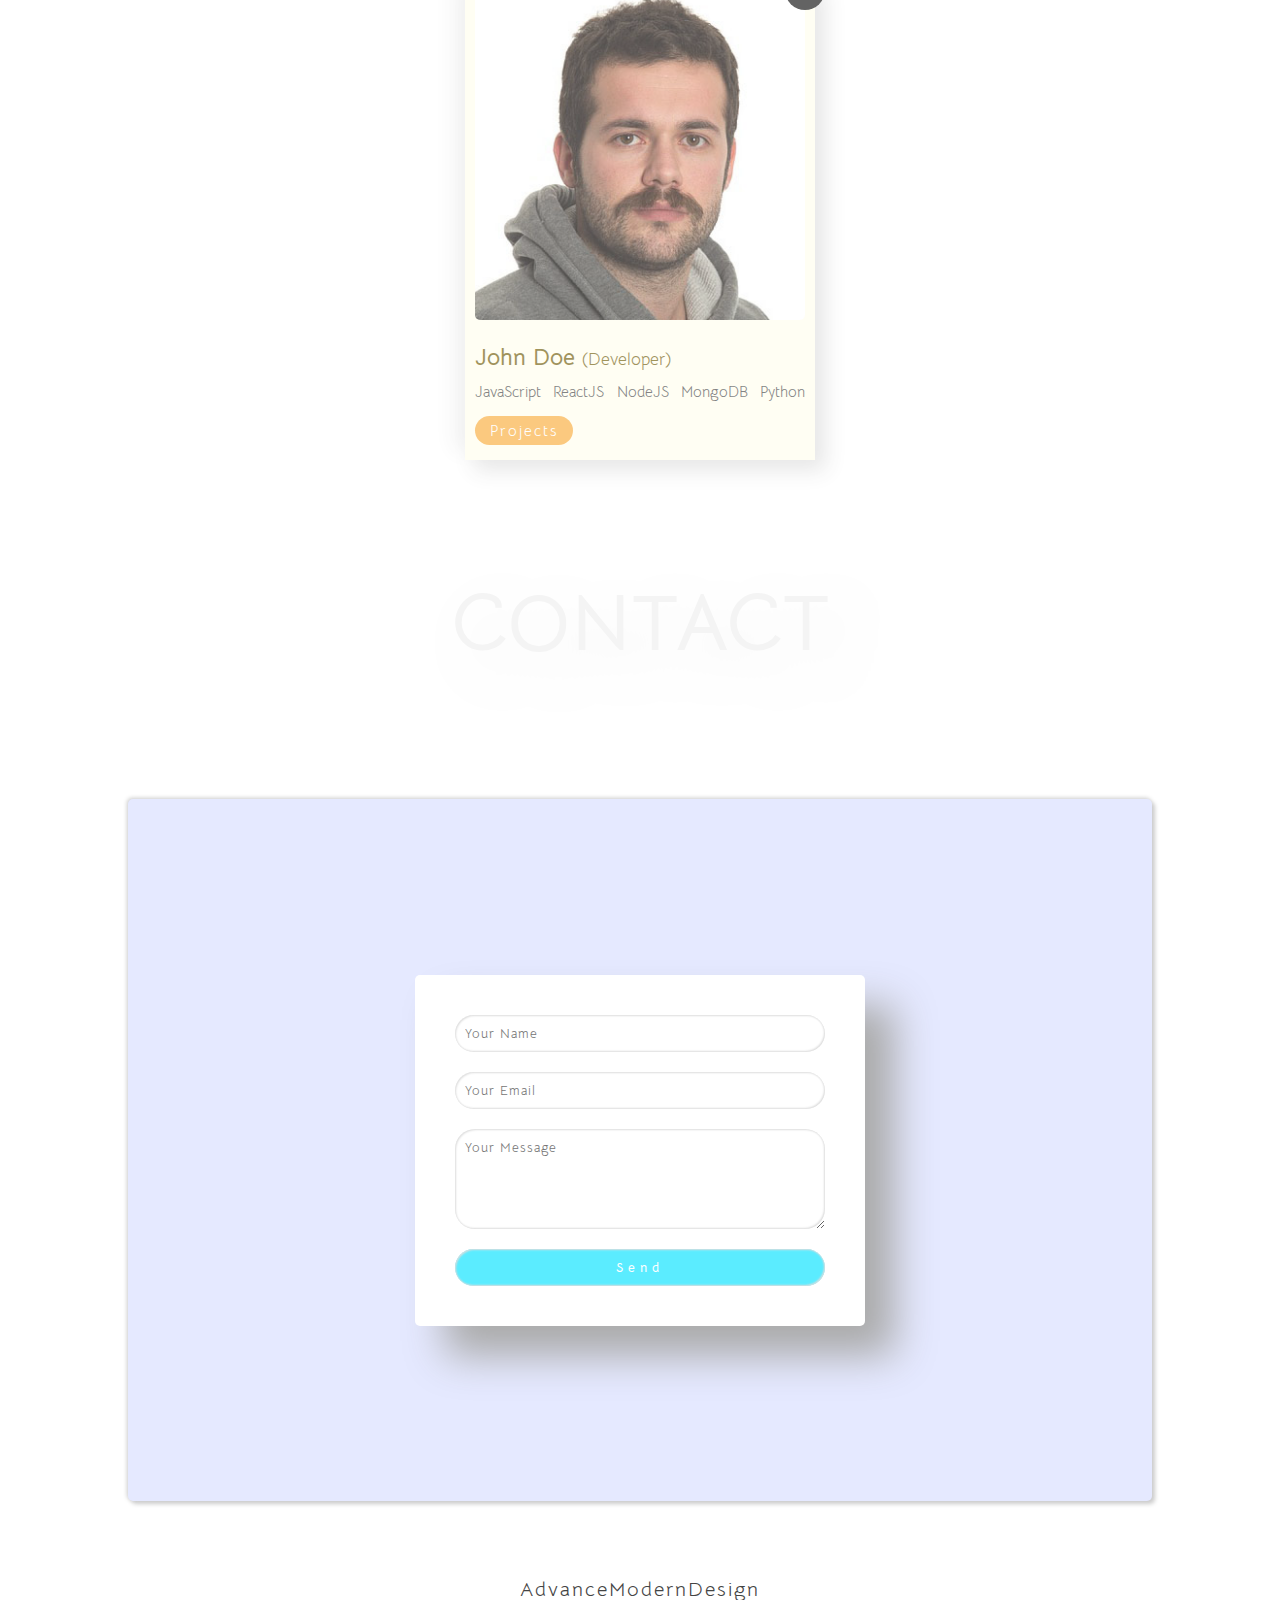
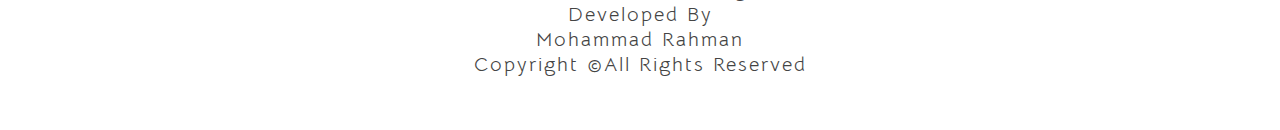
<file: CreativeDesign/CreativeDesign/index.html>
<!DOCTYPE html>
<html lang="en">
<head>
    <meta charset="UTF-8">
    <meta name="viewport" content="width=device-width, initial-scale=1.0">
    <title>Creative Design</title>
    <link rel="stylesheet" href="style.css">
    <link rel="stylesheet" href="https://cdnjs.cloudflare.com/ajax/libs/font-awesome/5.15.1/css/all.min.css">
</head>
<body>

    <div class="container">
        <!-- Section 1 -->
        <section class="section-1" id="home">
            <nav class="navbar">
                <a href="#home" class="navbar-link">Design</a>
                <a href="#customers" class="navbar-link">Customers</a>
                <a href="#team" class="navbar-link">Team</a>
                <a href="#contact" class="navbar-link">Contact</a>
            </nav>
            <div class="floating-bg"></div>
            <h1 class="section-1-heading">Creative Design</h1>
            <div class="logo">
                <i class="fas fa-bezier-curve"></i>
            </div>
        </section>
        <!-- End of Section 1 -->

        <!-- Section 2 -->
        <section class="section-2" id="customers">
            <h1 class="section-heading">Customers</h1>
            <div class="customers-wrapper">
                <div class="customer">
                    <i class="fas fa-quote-left"></i>
                    <p class="customer-text">Lorem ipsum dolor sit amet consectetur adipisicing elit. Tempora totam voluptatum accusantium pariatur, nulla quasi quibusdam ipsa quisquam repellat atque, tempore assumenda vitae. Earum fuga a accusamus, nisi ullam delectus!</p>
                    <div class="customer-rating">
                        <i class="fas fa-star"></i>
                        <i class="fas fa-star"></i>
                        <i class="fas fa-star"></i>
                        <i class="fas fa-star"></i>
                        <i class="fas fa-star-half-alt"></i>
                    </div>
                    <img src="images/customer-img-1.jpg" class="customer-img">
                    <h4 class="customer-name">Jane Lee</h4>
                </div>
                <div class="customer">
                    <i class="fas fa-quote-left"></i>
                    <p class="customer-text">Lorem ipsum dolor sit amet consectetur adipisicing elit. Tempora totam voluptatum accusantium pariatur, nulla quasi quibusdam ipsa quisquam repellat atque, tempore assumenda vitae. Earum fuga a accusamus, nisi ullam delectus!</p>
                    <div class="customer-rating">
                        <i class="fas fa-star"></i>
                        <i class="fas fa-star"></i>
                        <i class="fas fa-star"></i>
                        <i class="fas fa-star"></i>
                        <i class="fas fa-star"></i>
                    </div>
                    <img src="images/customer-img-2.jpg" class="customer-img">
                    <h4 class="customer-name">Bob Smith</h4>
                </div>
                <div class="customer">
                    <i class="fas fa-quote-left"></i>
                    <p class="customer-text">Lorem ipsum dolor sit amet consectetur adipisicing elit. Tempora totam voluptatum accusantium pariatur, nulla quasi quibusdam ipsa quisquam repellat atque, tempore assumenda vitae. Earum fuga a accusamus, nisi ullam delectus!</p>
                    <div class="customer-rating">
                        <i class="fas fa-star"></i>
                        <i class="fas fa-star"></i>
                        <i class="fas fa-star"></i>
                        <i class="fas fa-star"></i>
                        <i class="far fa-star"></i>
                    </div>
                    <img src="images/customer-img-3.jpg" class="customer-img">
                    <h4 class="customer-name">Ann Brown</h4>
                </div>
            </div>
        </section>
        <!-- End of Section 2 -->

        <!-- Section 3 -->
        <section class="section-3" id="team">
            <h1 class="section-heading">Team</h1>
            <div class="team-wrapper">
                <div class="team-member">
                    <img src="images/team-member-1.jpg" class="team-member-img">
                    <h2 class="team-member-name">Nick Smith <span>(Designer)</span></h2>
                    <ul class="team-member-skills">
                        <li>Ps</li>
                        <li>Figma</li>
                        <li>HTML5</li>
                        <li>CSS3</li>
                        <li>Ai</li>
                    </ul>
                    <a href="#" class="projects-btn">Projects</a>
                    <div class="story-btn" title="My Story">
                        <div class="story-btn-line"></div>
                    </div>
                    <div class="story">
                        <h4 class="story-heading">About Me</h4>
                        <p class="story-paragraph">Lorem ipsum dolor sit amet consectetur adipisicing elit. Reprehenderit obcaecati blanditiis aspernatur ab doloribus optio nesciunt adipisci fugiat quia veritatis doloremque tempore ipsum sunt atque exercitationem perspiciatis, beatae aliquam voluptates perferendis. Doloribus exercitationem adipisci, quidem veritatis temporibus magni. Sunt, exercitationem?</p>
                    </div>
                </div>
                <div class="team-member">
                    <img src="images/team-member-2.jpg" class="team-member-img">
                    <h2 class="team-member-name">Bob Brown <span>(Designer)</span></h2>
                    <ul class="team-member-skills">
                        <li>Ae</li>
                        <li>Pr</li>
                        <li>HTML5</li>
                        <li>CSS3</li>
                        <li>Inkscape</li>
                    </ul>
                    <a href="#" class="projects-btn">Projects</a>
                    <div class="story-btn" title="My Story">
                        <div class="story-btn-line"></div>
                    </div>
                    <div class="story">
                        <h4 class="story-heading">About Me</h4>
                        <p class="story-paragraph">Lorem ipsum dolor sit amet consectetur adipisicing elit. Reprehenderit obcaecati blanditiis aspernatur ab doloribus optio nesciunt adipisci fugiat quia veritatis doloremque tempore ipsum sunt atque exercitationem perspiciatis, beatae aliquam voluptates perferendis. Doloribus exercitationem adipisci, quidem veritatis temporibus magni. Sunt, exercitationem?</p>
                    </div>
                </div>
                <div class="team-member">
                    <img src="images/team-member-3.jpg" class="team-member-img">
                    <h2 class="team-member-name">John Doe <span>(Developer)</span></h2>
                    <ul class="team-member-skills">
                        <li>JavaScript</li>
                        <li>ReactJS</li>
                        <li>NodeJS</li>
                        <li>MongoDB</li>
                        <li>Python</li>
                    </ul>
                    <a href="#" class="projects-btn">Projects</a>
                    <div class="story-btn" title="My Story">
                        <div class="story-btn-line"></div>
                    </div>
                    <div class="story">
                        <h4 class="story-heading">About Me</h4>
                        <p class="story-paragraph">Lorem ipsum dolor sit amet consectetur adipisicing elit. Reprehenderit obcaecati blanditiis aspernatur ab doloribus optio nesciunt adipisci fugiat quia veritatis doloremque tempore ipsum sunt atque exercitationem perspiciatis, beatae aliquam voluptates perferendis. Doloribus exercitationem adipisci, quidem veritatis temporibus magni. Sunt, exercitationem?</p>
                    </div>
                </div>
            </div>
        </section>
        <!-- End of Section 3 -->

        <!-- Section 4 -->
        <section class="section-4" id="contact">
            <h1 class="section-heading">Contact</h1>
            <div class="form-container">
                <img src="images/form-img.png" class="form-img">
                <form class="contact-form">
                    <input type="text" placeholder="Your Name">
                    <input type="email" placeholder="Your Email">
                    <textarea placeholder="Your Message"></textarea>
                    <input type="submit" value="Send">
                </form>
            </div>
            <p class="copyright">
                AdvanceModernDesign <br> Developed By<br />
                Mohammad Rahman<br> Copyright &copy;All Rights Reserved
            </p>
        </section>
        <!-- End of Section 4 -->

        <a href="#home" class="scroll-up-btn">
            <i class="fas fa-arrow-up"></i>
        </a>
    </div>

    <script src="script.js"></script>
</body>
</html>
</file>
<file: Apple/style.css>
@import url("https://fonts.googleapis.com/css2?family=Work+Sans:wght@100;200;300;400;500;600;700;800;900&display=swap");

/* Common Styles */
* {
  margin: 0;
  padding: 0;
  box-sizing: border-box;
  list-style-type: none;
  outline: none;
  text-decoration: none;
  font-family: "Work Sans", sans-serif;
}

html {
  font-size: 62.5%;
  scroll-behavior: smooth;
}

:root {
  --primary-color: #6edae6;
  --white-color: #fff;
  --black-color: #000;
}

.center {
  display: flex;
  justify-content: center;
  align-items: center;
}
/* End of Common Styles */

/* Section 1 */
.section-1 {
  width: 100%;
  height: 100vh;
  background-color: var(--primary-color);
  display: flex;
  align-items: center;
  justify-content: space-evenly;
  clip-path: polygon(100% 0, 100% 95%, 38% 100%, 0 100%, 0 0);
  position: relative;
}

/* Logo */
.logo {
  position: absolute;
  top: 3rem;
  left: 3rem;
}

.logo i {
  font-size: 10rem;
  color: rgba(0, 0, 0, 0.8);
}
/* End of Logo */

/* Navbar */
.navbar {
  position: absolute;
  top: 3rem;
  right: 10%;
}

.navbar-link {
  font-size: 2rem;
  display: inline-block;
  margin: 0 3rem;
  color: var(--black-color);
  transition: transform 0.5s;
}

.navbar-link:hover {
  transform: scale(1.5);
}
/* End of Navbar */

/* Cube */
.cube-wrapper {
  perspective: 100rem;
}

.cube {
  width: 30rem;
  height: 55rem;
  transform-style: preserve-3d;
  transform: rotateX(0) rotateY(20deg) rotateZ(0);
  position: relative;
  top: -2rem;
  transition: transform 0.5s;
}

.front-side,
.back-side {
  width: 100%;
  height: 100%;
  background-color: #fee;
  position: absolute;
  transform-style: preserve-3d;
  box-shadow: inset 0.1rem 0.1rem 0.1rem #ddd, inset -0.1rem -0.1rem 0.1rem #ddd;
}

.front-side {
  padding: 2.5rem;
  transform: translateZ(5rem);
}

.front-side::before,
.front-side::after {
  content: "";
  width: 100%;
  height: 10rem;
  background-color: #fee;
  position: absolute;
  box-shadow: inset 0.1rem 0.1rem 0.1rem #ddd, inset -0.1rem -0.1rem 0.1rem #ddd;
}

.front-side::before {
  top: 0;
  left: 0;
  transform: rotateX(-90deg);
  transform-origin: top;
}

.front-side::after {
  bottom: 0;
  left: 0;
  transform: rotateX(90deg);
  transform-origin: bottom;
}

.front-side img {
  width: 100%;
  height: 100%;
  object-fit: contain;
}

.back-side {
  transform: translateZ(-5rem);
}

.back-side::before,
.back-side::after {
  content: "iPhone";
  width: 10rem;
  height: 100%;
  background-color: #fee;
  position: absolute;
  display: flex;
  justify-content: center;
  align-items: center;
  font-size: 2rem;
  font-weight: 300;
  color: #ec1919;
  box-shadow: inset 0.1rem 0.1rem 0.1rem #ddd, inset -0.1rem -0.1rem 0.1rem #ddd;
}

.back-side::before {
  top: 0;
  left: 0;
  transform: rotateY(-90deg);
  transform-origin: left;
}

.back-side::after {
  top: 0;
  right: 0;
  transform: rotateY(90deg);
  transform-origin: right;
}

.back-side i {
  font-size: 12rem;
  color: var(--primary-color);
  text-shadow: 0.1rem 0.1rem 0.2rem #aaa, -0.1rem -0.1rem 0.2rem #aaa;
  transform: rotateY(180deg);
}

/* Controls */
.controls {
  position: absolute;
  bottom: -15rem;
  left: 50%;
  transform: translateX(-50%);
  width: 10rem;
  height: 10rem;
  background-color: rgba(0, 0, 0, 0.9);
  border-radius: 50%;
  border: 1rem solid rgba(0, 0, 0, 0.8);
}

.controls a {
  position: absolute;
}

.controls a:nth-child(1) {
  top: 0;
  left: 50%;
  transform: translateX(-50%);
}

.controls a:nth-child(2) {
  bottom: 0;
  left: 50%;
  transform: translateX(-50%);
}

.controls a:nth-child(3) {
  top: 50%;
  left: 0;
  transform: translateY(-50%);
}

.controls a:nth-child(4) {
  top: 50%;
  right: 0;
  transform: translateY(-50%);
}

.controls a:nth-child(5) {
  top: 10%;
  right: 10%;
  transform: rotate(45deg);
}

.controls a:nth-child(6) {
  bottom: 10%;
  left: 10%;
  transform: rotate(45deg);
}

.controls i {
  font-size: 1.5rem;
  color: var(--primary-color);
  opacity: 0.5;
  transition: opacity 0.5s;
}

.controls a:hover i {
  opacity: 1;
}
/* End of Controls */
/* End of Cube */

/* Banner */
.section-1-banner {
  flex-direction: column;
}

.section-1-banner h1 {
  font-size: 13rem;
  font-weight: 300;
  text-transform: uppercase;
  letter-spacing: 0.5rem;
}

.section-1-banner p {
  font-size: 4rem;
  font-weight: 400;
  letter-spacing: 0.1rem;
  margin: 6rem 0 4rem 0;
}

.section-1-banner span {
  font-size: 3rem;
  margin-bottom: 5rem;
}

.section-1-banner button {
  padding: 2rem 4rem;
  font-size: 2rem;
  background-color: var(--black-color);
  color: var(--primary-color);
  font-weight: 400;
  letter-spacing: 0.1rem;
  border: none;
  border-radius: 0.5rem;
  cursor: pointer;
  clip-path: polygon(
    50% 0%,
    81% 5%,
    100% 0,
    100% 100%,
    80% 95%,
    50% 100%,
    20% 95%,
    0 100%,
    0 0,
    23% 5%
  );
  transition: clip-path 0.5s;
}

.section-1-banner button:hover {
  clip-path: polygon(
    40% 15%,
    77% 15%,
    100% 10%,
    100% 90%,
    75% 85%,
    40% 85%,
    30% 100%,
    0 50%,
    0 50%,
    30% 0
  );
}
/* End of Banner */

/* Slideshow */
.slideshow {
  width: 100%;
  height: 100%;
  position: absolute;
  top: 0;
  left: 0;
  z-index: -1;
}

.slideshow div {
  width: 100%;
  height: 100%;
  position: absolute;
  background-size: cover;
  background-position: center;
  background-repeat: no-repeat;
  opacity: 0;
  transition: opacity 5s;
}

.slideshow div.change {
  opacity: 1;
}
/* End of Slideshow */
/* End of Section 1 */

/* Section 2 */
.section-2 {
  width: 100%;
  height: 120vh;
  padding: 10vh 0;
  display: flex;
  flex-direction: column;
  align-items: center;
  justify-content: space-around;
}

/* Section 2 Heading */
.section-2-heading {
  font-size: 10rem;
  font-weight: 200;
  color: var(--black-color);
  position: relative;
  margin-bottom: 5rem;
}

.section-2-heading::before {
  content: "";
  width: 130%;
  height: 30vw;
  background-image: linear-gradient(var(--primary-color), var(--white-color));
  position: absolute;
  top: 0;
  left: 0;
  transform: skewX(-50deg);
  transform-origin: left top;
  z-index: -1;
  border-radius: 1rem;
}
/* End of Section 2 Heading */

/* Section 2 Images */
.iphones {
  height: 60vh;
  width: 50vw;
  background-image: linear-gradient(var(--primary-color), var(--white-color));
  border-radius: 0.5rem;
}

.iphones img {
  width: inherit;
  height: inherit;
  object-fit: contain;
  position: absolute;
  transition: opacity 3s;
}

.iphone-img-2 {
  opacity: 0;
}

.iphones:hover .iphone-img-1 {
  opacity: 0;
}

.iphones:hover .iphone-img-2 {
  opacity: 1;
}
/* End of Section 2 Images */

/* Section 2 Buttons */
.iphone-btns {
  display: flex;
}

.iphone-btn {
  width: 6rem;
  height: 6rem;
  background-image: linear-gradient(
    to right,
    rgb(51, 51, 51) 60%,
    rgb(82, 82, 82)
  );
  margin: 0 3rem;
  border-radius: 50%;
  position: relative;
}

.iphone-btn::after {
  content: "";
  width: 50%;
  height: 50%;
  display: block;
  border: 0.1rem solid #6edae6;
  border-radius: 1rem;
}

.iphone-btn span {
  position: absolute;
  top: -3rem;
  font-size: 1.6rem;
  font-weight: 400;
  text-transform: uppercase;
  letter-spacing: 0.1rem;
  color: var(--primary-color);
  width: max-content;
  transform: scale(0);
  transition: transform 0.5s;
}

.iphone-btn:hover span {
  transform: scale(1);
}
/* End of Section 2 Buttons */
/* End of Section 2 */

/* Section 3 */
.section-3 {
  width: 100%;
  height: 100%;
  background-color: var(--black-color);
  flex-direction: column;
  padding: 15rem 0;
  clip-path: polygon(68% 0, 100% 0, 100% 97%, 38% 100%, 0 100%, 0 3%);
}

/* Section 3 Heading */
.section-3-heading {
  font-size: 10rem;
  font-weight: 200;
  color: var(--primary-color);
  margin-bottom: 15rem;
}
/* End of Section 3 Heading */

/* Section 3 Content */
.section-3-content {
  width: 80%;
  flex-direction: column;
  perspective: 1000rem;
  position: relative;
}

/* Section 3 Images */
.section-3-content img {
  width: inherit;
}

.macbook-img-1 {
  transform: rotateX(-80deg);
  transform-origin: bottom;
}

.change .macbook-img-1 {
  transform: rotateX(0);
  transition: transform 3s;
}
/* End of Section 3 Images */

/* Section 3 Loading */
.loading-wrapper {
  position: absolute;
  top: 6%;
  width: 60%;
  height: 85%;
  background: linear-gradient(
      rgba(255, 255, 255, 0.6),
      rgba(255, 255, 255, 0.6)
    ),
    url(images/MacBook/macbook-1-desktop.png) center no-repeat;
  z-index: -1;
  opacity: 0;
}

.change .loading-wrapper {
  opacity: 1;
  transition: opacity 1s 2s;
}

.loading {
  width: 100%;
  height: 100%;
  position: absolute;
  top: 0;
  left: 0;
  background-color: var(--black-color);
  flex-direction: column;
}

.change .loading {
  opacity: 0;
  transition: 1s 5s;
}

.loading i {
  font-size: 10rem;
  color: var(--white-color);
  margin-bottom: 2rem;
}

.progress-bar {
  width: 22rem;
  height: 0.3rem;
  background-color: #888;
  border-radius: 5rem;
  position: relative;
}

.progress-bar::after {
  content: "";
  position: absolute;
  top: 0;
  left: 0;
  width: 0;
  height: 100%;
  background-color: var(--white-color);
}

.change .progress-bar::after {
  width: 100%;
  transition: width 1s 3s;
}
/* End of Section 3 Loading */

/* Section 3 Info */
.macbook-info {
  position: absolute;
  width: 70rem;
  text-align: center;
  opacity: 0;
}

.change .macbook-info {
  opacity: 1;
  transition: opacity 1s 6s;
}

.macbook-info-heading {
  font-size: 6rem;
  font-weight: 400;
  color: var(--primary-color);
}

.macbook-price {
  font-size: 2.5rem;
  font-weight: 200;
  margin: 3rem 0;
}

.macbook-btn {
  width: 25rem;
  height: 5rem;
  background-image: linear-gradient(#ddd, #fff);
  border: none;
  border-radius: 0.5rem;
  box-shadow: 0.1rem 0.1rem 0.1rem #fff, -0.1rem -0.1rem 0.1rem #fff;
  font-size: 1.5rem;
  font-weight: 500;
  letter-spacing: 0.2rem;
  color: var(--primary-color);
  cursor: pointer;
}
/* End of Section 3 Info */
/* End of Section 3 Content */
/*End of Section 3 */

/* Section 4 */
.section-4 {
  height: 140vh;
  padding: 20vh 0;
  flex-direction: column;
  position: relative;
}

/* Section 4 Watches */
.watches {
  position: relative;
  width: 100%;
  height: 100%;
  overflow: hidden;
}

.watches > div {
  position: absolute;
}
/* Watch Bands */
.watch-bands {
  transition: margin-right 1s;
}

.watch-band-img {
  width: 35rem;
  height: 35rem;
  object-fit: contain;
}
/* End of Watch Bands */

/* Watch Cases */
.watch-cases {
  flex-direction: column;
  transition: margin-top 1s;
}

.watch-case-img {
  width: 35rem;
  height: 35rem;
  object-fit: contain;
}
/* End of Watch Cases */
/* End of Section 4 Watches */

/* Watch Controls */
.watch-control {
  position: absolute;
  width: 4rem;
  height: 4rem;
  background-color: rgba(221, 221, 221, 0.4);
  border-radius: 5rem;
}

.hideControl {
  opacity: 0;
  visibility: hidden;
}

.watch-control i {
  font-size: 3rem;
  color: var(--primary-color);
}

.watch-top-control {
  top: 22vh;
  left: 50%;
  transform: translateX(-50%);
}

.watch-right-control {
  top: 50%;
  right: 2rem;
  transform: translateY(-50%);
}

.watch-bottom-control {
  left: 50%;
  bottom: 20vh;
  transform: translateX(-50%);
}

.watch-left-control {
  top: 50%;
  left: 2rem;
  transform: translateY(-50%);
}
/* End of Watch Controls */

/* Watch Button */
.watch-btn {
  position: absolute;
  bottom: 30vh;
  right: 35%;
  width: 13rem;
  height: 5rem;
  background-color: var(--black-color);
  color: var(--primary-color);
  border: 0.1rem dashed var(--white-color);
  border-radius: 4rem;
  font-size: 1.6rem;
  font-weight: 200;
  cursor: pointer;
}
/* End of Watch Button */
/* End of Section 4 */

/* Section 5 */
.section-5 {
  width: 100%;
  height: 100vh;
}

/* Section 5 Content */
.airpods {
  width: 90%;
  height: 80%;
  display: flex;
  position: relative;
}

/* Section 5 Heading */
.section-5-heading {
  position: absolute;
  top: 0;
  left: 50%;
  transform: translateX(-50%);
  font-size: 15rem;
  font-weight: 300;
  color: var(--white-color);
  text-shadow: 0.1rem 0.1rem 0 #999;
}
/* End of Section 5 Heading */

/* Section 5 Images */
.airpods img {
  width: 50%;
  height: 100%;
  object-fit: contain;
}

.airpods-img-2 {
  background-color: var(--primary-color);
}
/* End of Section 5 Images */

/* Section 5 Buttons */
.airpods-buttons {
  position: absolute;
  top: 50%;
  left: 50%;
  transform: translate(-50%, -50%);
  margin-top: 5rem;
}

.airpods-btn {
  width: 15rem;
  height: 4rem;
  background-color: var(--primary-color);
  margin: 0 2rem;
  border: none;
  border-radius: 0.5rem;
  color: var(--white-color);
  cursor: pointer;
}

.airpods-btn:last-child {
  background-color: var(--white-color);
  color: var(--primary-color);
}
/* End of Section 5 Buttons */
/* End of Section 5 Content */
/* End of Section 5 */

/* Section 6 */
.section-6 {
  width: 100%;
  height: 40vh;
  position: relative;
}

.icon-link {
  margin: 0 5rem;
}

.icon-link img {
  width: 10rem;
}

.copyright {
  position: absolute;
  bottom: 5rem;
  font-size: 1.5rem;
  letter-spacing: 0.1rem;
  text-align: center;
}
/* End of Section 6 */

/* Responsive */
@media (max-width: 1500px) {
  html {
    font-size: 45%;
  }
}

@media (max-width: 1100px) {
  html {
    font-size: 40%;
  }

  .navbar-link {
    font-weight: 700;
  }

  .section-1-banner h1 {
    font-size: 8rem;
  }

  .section-1-banner p {
    font-size: 3rem;
  }

  .watch-btn {
    right: 25%;
  }
}

@media (max-width: 900px) {
  .section-3-content {
    width: 90%;
  }

  .loading-wrapper {
    width: 70%;
  }

  .loading i {
    font-size: 6rem;
  }

  .section-5-heading {
    font-size: 12rem;
  }
}

@media (max-width: 700px) {
  .logo {
    top: 0;
    left: 2rem;
  }

  .logo i {
    font-size: 8rem;
  }

  .controls {
    display: none;
  }

  .cube-wrapper {
    opacity: 0.7;
  }

  .cube {
    top: 3rem;
  }

  .section-1-banner {
    position: absolute;
  }

  .section-1-banner h1 {
    position: relative;
    left: -5rem;
  }

  .section-1-banner h1::first-letter {
    visibility: hidden;
    opacity: 0;
  }

  .section-1-banner button:hover {
    clip-path: polygon(
      50% 0%,
      81% 5%,
      100% 0,
      100% 100%,
      80% 95%,
      50% 100%,
      20% 95%,
      0 100%,
      0 0,
      23% 5%
    );
  }

  .iphones {
    height: 70vh;
    width: 70vw;
  }

  .watch-btn {
    right: 15%;
  }

  .airpods-img-1 {
    display: none;
  }

  .airpods .airpods-img-2 {
    width: 100%;
  }

  .airpods-btn {
    background-color: var(--white-color);
    color: var(--primary-color);
    box-shadow: 0.1rem 0.1rem 0.1rem #ddd;
  }

  .icon-link {
    margin: 0 2rem;
  }
}

@media (max-width: 550px) {
  .navbar-link {
    margin: 0 1.5rem;
  }

  .section-2-heading {
    font-size: 8rem;
  }

  .section-3-heading {
    font-size: 8rem;
  }

  .macbook-info-heading {
    font-size: 5rem;
  }

  .macbook-btn {
    width: 15rem;
    height: 3rem;
    font-size: 1.3rem;
  }

  .airpods-buttons {
    width: 50rem;
    text-align: center;
  }

  .icon-link img {
    width: 8rem;
  }
}

@media (max-width: 450px) {
  html {
    font-size: 35%;
  }

  .logo {
    top: 10rem;
    left: 50%;
    transform: translateX(-50%);
  }

  .navbar {
    left: 50%;
    transform: translateX(-50%);
    width: max-content;
  }

  .section-1-banner p {
    text-align: center;
  }

  .iphones {
    width: 75vw;
  }

  .section-3-heading {
    font-size: 6rem;
  }

  .macbook-info {
    width: 40rem;
  }

  .macbook-info-heading {
    font-size: 3rem;
  }

  .macbook-price {
    font-size: 2rem;
    font-weight: 300;
  }

  .watch-btn {
    right: 5%;
  }

  .icon-link img {
    width: 6rem;
  }
}
/* End of Responsive */
</file>
<file: Paypal/style.css>
/* Common Styles */
* {
  margin: 0;
  padding: 0;
  box-sizing: border-box;
  text-decoration: none;
  list-style-type: none;
  outline: none;
  font-family: "Baloo Da 2", cursive;
}

html {
  font-size: 62.5%;
}

.logo {
  font-size: 3.5rem;
  font-style: italic;
  font-weight: 800;
  color: #fff;
  position: relative;
  cursor: pointer;
}

.p-1 {
  font-size: 4.5rem;
  margin-right: 1rem;
  position: relative;
  z-index: 10;
}

.p-2 {
  font-size: 4.5rem;
  color: #bbb;
  position: absolute;
  top: 0.4rem;
  left: 0.5rem;
}

.blue-btn {
  width: 35rem;
  height: 5rem;
  background-color: #036bb1;
  color: #fff;
  border-radius: 3rem;
  border: none;
  font-size: 1.6rem;
  font-weight: 600;
  cursor: pointer;
}
/* End of Common Styles */



/* Section 1 */
.section-1 {
  width: 100%;
  height: 65vh;
  background: linear-gradient(
      to top,
      rgba(38, 38, 38, 0.7),
      rgba(38, 38, 38, 0.6)
    ),
    url(images/bg.jpg) center no-repeat;
  background-size: cover;
  position: relative;
}

.navbar-wrapper {
  width: 100%;
  height: 8rem;
  border-bottom: 0.1rem solid #aaa;
  display: flex;
  justify-content: center;
}
.navbar {
  width: 120rem;
  height: 100%;
  display: flex;
  justify-content: space-between;
  align-items: center;
}

.menu {
  display: none;
}

.nav-list {
  display: flex;
}

.nav-list-item {
  height: 8rem;
  padding: 2rem;
  display: flex;
  align-items: center;
  transition: border-bottom 0.1s;
}

.nav-list-item:hover {
  border-bottom: 0.2rem solid #fff;
}

.nav-dropdown {
  width: 100%;
  height: 20rem;
  background: linear-gradient(to right, #066399, #2f8fdf, #066399);
  position: absolute;
  top: 8rem;
  left: 0;
  z-index: 100;
  padding: 0 30rem;
  display: flex;
  justify-content: center;
  flex-wrap: wrap;
  opacity: 0;
  visibility: hidden;
}

.nav-dropdown-item {
  width: 25rem;
  margin: 2rem 10rem;
  display: flex;
  flex-direction: column;
}

.dropdown-heading {
  display: none;
}

.nav-dropdown-link-1 {
  font-size: 1.6rem;
  color: #fff;
}

.nav-dropdown-link-2 {
  font-size: 1.3rem;
  color: #fff;
}

.nav-list-link {
  width: 100%;
  height: 100%;
  font-size: 1.7rem;
  font-weight: 400;
  text-transform: uppercase;
  color: #fff;
  display: flex;
  align-items: center;
}

.nav-list-link i {
  font-size: 1.5rem;
  margin-left: 0.5rem;
  transition: transform 0.3s;
}

.navbar-btn {
  width: 8rem;
  padding: 0.7rem;
  margin: 0.3rem;
  border-radius: 3rem;
  border: 0.1rem solid #fff;
  font-size: 1.4rem;
  cursor: pointer;
}

.navbar-btn:nth-child(1) {
  background-color: transparent;
  color: #fff;
}

.navbar-btn:nth-child(2) {
  background-color: #fff;
  color: #262626;
}

.banner {
  width: 100%;
  position: absolute;
  top: 25%;
  text-align: center;
}

.banner-heading {
  font-size: 6rem;
  font-weight: 300;
  color: #fff;
  margin-bottom: 3rem;
}

.banner-paragraph {
  font-size: 1.8rem;
  color: #fff;
  width: 50%;
  margin: 0 auto 4rem auto;
}

/* End of Section 1 */

/* Section 2 */
.section-2 {
  width: 100%;
  padding: 10rem 0 15rem 0;
  display: flex;
  flex-direction: column;
  align-items: center;
}

.section-2-heading {
  font-size: 5rem;
  font-weight: 300;
  color: #333;
  margin-bottom: 3rem;
}

.services {
  display: flex;
}

.service {
  width: 35rem;
  text-align: center;
  margin: 0 5rem;
}

.service i {
  font-size: 6rem;
  color: #229fe7;
  margin: 2rem 0;
}

.service-heading {
  font-size: 3rem;
  font-weight: 300;
  margin-bottom: 1rem;
}

.service-paragraph {
  font-size: 1.5rem;
  font-weight: 600;
  margin-bottom: 2rem;
  line-height: 1.2;
}

.service-btn {
  width: 20rem;
  padding: 1.5rem;
  background-color: transparent;
  border-radius: 3rem;
  border: 0.1rem solid #036bb1;
  color: #036bb1;
  font-size: 1.5rem;
  font-weight: bold;
  cursor: pointer;
}
/* End of Section 2 */

/* Section 3 */
.section-3 {
  width: 100%;
  padding: 5rem 0;
  background: linear-gradient(
    to right,
    rgba(3, 33, 129, 0.9),
    rgba(9, 67, 153, 0.8),
    rgba(4, 32, 124, 0.9)
  );
  color: #fff;
  display: flex;
  flex-direction: column;
  align-items: center;
}

.section-3-heading {
  font-size: 5rem;
  font-weight: 300;
  margin-bottom: 5rem;
}

.features {
  width: 70%;
  display: flex;
  flex-wrap: wrap;
}

.feature {
  width: calc(100% / 3);
  text-align: center;
  padding: 0 5rem;
  margin-bottom: 5rem;
}

.feature-heading {
  width: max-content;
  font-size: 3rem;
  font-weight: 300;
  margin: 0 auto 1rem auto;
}

.feature-paragraph {
  font-size: 1.5rem;
  font-weight: 500;
  line-height: 1.2;
}
/* End of Section 3 */

/* Section 4 */
.section-4 {
  width: 100%;
  padding: 10rem 0;
  display: flex;
  flex-direction: column;
  align-items: center;
}

.section-4-heading {
  font-size: 5rem;
  font-weight: 400;
  color: #444;
  margin-bottom: 5rem;
}

.section-4-content {
  display: flex;
}

.section-4-img-wrapper {
  width: 50rem;
}

.section-4-img-wrapper img {
  width: 100%;
  opacity: 0.8;
}

.section-4-list {
  width: 55%;
  margin-top: 2rem;
}

.section-4-list-item {
  font-size: 1.6rem;
  font-weight: 600;
  display: flex;
  align-items: center;
  margin-bottom: 2rem;
}

.number {
  width: 3.5rem;
  height: 3.5rem;
  border: 0.1rem solid #555;
  border-radius: 50%;
  margin-right: 1.5rem;
  display: flex;
  justify-content: center;
  align-items: center;
}

.section-4-list-item a {
  color: #036bb1;
  font-weight: bold;
}
/* End of Section 4 */

/* Section 5 */
.section-5 {
  width: 100%;
}

.section-5-top {
  width: 100%;
  background-color: #f3f7fa;
  text-align: center;
  padding: 7rem 0;
}

.section-5-top-heading {
  font-size: 3.5rem;
  font-weight: 400;
  margin-bottom: 4rem;
}

.footer {
  width: 100%;
  height: 15rem;
  display: flex;
  flex-direction: column;
  justify-content: space-between;
  align-items: center;
  padding: 4rem 0 3rem 0;
}

.footer-top {
  width: 70%;
  display: flex;
  justify-content: space-between;
  border-bottom: 0.1rem dotted #262626;
  padding-bottom: 1rem;
}

.footer-list {
  display: flex;
  align-items: center;
}

.footer-list li {
  margin-right: 2.5rem;
}

.footer-list a {
  font-size: 1.5rem;
  font-weight: 600;
  color: #262626;
}

.footer-list img {
  width: 3.8rem;
  opacity: 0.6;
}

.copyright {
  font-size: 1.4rem;
  font-weight: 600;
  letter-spacing: 0.1rem;
}
/* End of Section 5 */
/* End of Front Page */

/* Login Page */
.login-page {
  width: 100%;
  height: 100vh;
  position: relative;
  display: none;
}

.login-page-content {
  position: absolute;
  top: 12%;
  left: 50%;
  transform: translateX(-50%);
  display: flex;
  flex-direction: column;
  align-items: center;
  border: 0.1rem solid #cfcfcf;
  padding: 3rem;
}

.login-page-logo {
  margin-bottom: 1.2rem;
}

.login-page-logo .p-1 {
  color: #064699;
}

.login-page-logo .p-2 {
  color: #32a4f0;
}

.login-page-logo span:nth-child(3) {
  color: #064699;
}

.login-page-logo span:nth-child(4) {
  color: #32a4f0;
}

.login-page-form {
  display: flex;
  flex-direction: column;
  align-items: center;
}

.login-page-form input {
  width: 37rem;
  height: 4.5rem;
  margin: 1rem;
  border-radius: 0.5rem;
}

.form-login-input {
  padding: 0 1.5rem;
  border: 0.1rem solid #777;
  font-size: 1.6rem;
}

.form-login-btn {
  background-color: #036bb1;
  color: #fff;
  border: 0.1rem solid #036bb1;
  font-size: 1.8rem;
  font-weight: 600;
  cursor: pointer;
}

.form-login-link {
  font-size: 1.6rem;
  color: #229fe7;
  margin: 1.2rem 0 1rem 0;
}

.login-page-form span {
  width: 2rem;
  font-size: 1.8rem;
  color: #888;
  margin: 1rem 0;
  position: relative;
}

.login-page-form span::before {
  content: "";
  width: 16rem;
  height: 0.1rem;
  background-color: #ccc;
  position: absolute;
  top: 50%;
  right: 3.5rem;
  transform: translateY(-50%);
}

.login-page-form span::after {
  content: "";
  width: 16rem;
  height: 0.1rem;
  background-color: #ccc;
  position: absolute;
  top: 50%;
  left: 3.5rem;
  transform: translateY(-50%);
}

.form-signup-btn {
  background-color: #dbe8ec;
  border: 0.1rem solid #dbe8ec;
  font-size: 1.8rem;
  font-weight: 600;
  cursor: pointer;
}
/* End of Login Page */

/* Sign Up Page */
.signup-page {
  width: 100%;
  height: 100vh;
  background: linear-gradient(
    to bottom,
    rgba(112, 112, 112, 0.9),
    rgba(255, 255, 255, 0.8) 10%
  );
  display: none;
  flex-direction: column;
  align-items: center;
}

.signup-page-top {
  width: 120rem;
  height: 10rem;
  display: flex;
  justify-content: space-between;
  align-items: center;
  margin-bottom: 5rem;
}

.signup-page-logo .p-2 {
  color: #e9e9e9;
}

.signup-page-top button {
  width: 8rem;
  padding: 0.7rem;
  background-color: transparent;
  border: 0.1rem solid #fff;
  border-radius: 3rem;
  font-size: 1.3rem;
  font-weight: 600;
  color: #fff;
  cursor: pointer;
}

.signup-page-content {
  width: 120rem;
  display: flex;
  justify-content: space-between;
}

.signup-page-content-left {
  width: 60%;
  border-right: 0.1rem solid #b1b1b1;
  padding: 3rem 3rem 3rem 0;
}

.content-left-images {
  display: flex;
  margin-bottom: 5rem;
}

.content-left-images img {
  width: 18rem;
  border-radius: 50%;
  border: 1.5rem solid #ccc;
  margin-right: 5rem;
}

.signup-page-content-left h1 {
  font-size: 4rem;
  font-weight: 300;
  color: #333;
  line-height: 1.1;
}

.signup-page-content-right {
  width: 40%;
  padding: 3rem 0 3rem 3rem;
  color: #555;
}

.signup-page-content-right h3 {
  font-size: 2.4rem;
  font-weight: 300;
}

.signup-page-content-right h4 {
  font-size: 1.6rem;
  font-weight: 500;
}

.input-group {
  display: flex;
  margin: 1.5rem;
}

.option h3 {
  font-size: 1.7rem;
  font-weight: 600;
}

.option p {
  font-size: 1.5rem;
}

.input-group input[type="radio"] {
  width: 30%;
  height: 2rem;
  margin: 0.5rem 1rem 0 -1.5rem;
}
/* End of Sign Up Page */

/* Responsive */
@media (max-width: 1500px) {
  .nav-dropdown {
    padding: 0 25rem;
  }

  .nav-dropdown-item {
    margin: 2rem 6rem;
  }

  .features {
    width: 80%;
  }

  .feature {
    padding: 0 3rem;
  }
}

@media (max-width: 1400px) {
  html {
    font-size: 55%;
  }

  .navbar {
    width: 100rem;
  }

  .section-1 {
    height: 70vh;
  }

  .banner-paragraph {
    width: 70%;
  }

  .services {
    width: 90%;
  }

  .features {
    width: 90%;
  }

  .section-4-content {
    width: 80%;
  }

  .section-4-img-wrapper {
    width: 40%;
    margin-right: 6rem;
  }

  .signup-page {
    background: linear-gradient(
      to bottom,
      rgba(112, 112, 112, 0.9),
      rgba(255, 255, 255, 0.8) 12%
    );
  }
}

@media (max-width: 1200px) {
  .signup-page-top {
    width: 90rem;
  }

  .signup-page-content {
    width: 90rem;
    flex-direction: column;
    align-items: center;
  }

  .signup-page-content-left {
    width: 100%;
    border-right: none;
    display: flex;
    flex-direction: column;
    align-items: center;
    text-align: center;
    border-bottom: 0.1rem solid #b1b1b1;
  }

  .signup-page-content-right {
    width: 100%;
    padding: 3rem;
  }

  .input-group input[type="radio"] {
    width: 10%;
    margin: 0.5rem 0 0 -3rem;
  }

  .signup-page-content-right .blue-btn {
    width: 100%;
    margin: 3rem 0;
  }
}

@media (max-width: 1100px) {
  .nav-dropdown-item {
    margin: 2rem 3.4rem;
  }
}

@media (max-width: 1000px) {
  html {
    font-size: 50%;
  }

  .navbar {
    width: 100%;
    padding: 0 5rem;
  }

  .navbar-logo {
    position: absolute;
    top: 4rem;
    left: 50%;
    transform: translate(-50%, -50%);
  }

  .menu {
    width: 11rem;
    height: 4rem;
    border-radius: 3rem;
    border: 0.1rem solid #fff;
    cursor: pointer;
    display: flex;
    align-items: center;
    justify-content: space-evenly;
    transition: transform 0.6s cubic-bezier(1, 0, 0, 1);
  }

  .change .menu {
    transform: translateX(16rem);
    position: fixed;
    top: 2rem;
    left: 6rem;
    background-color: #eee;
  }

  .menu-icon {
    height: 1.5rem;
    display: flex;
    flex-direction: column;
    justify-content: space-between;
  }

  .line {
    width: 2rem;
    height: 0.1rem;
    background-color: #fff;
    transform-origin: left;
  }

  .change .line-1 {
    transform: rotate(45deg);
    background-color: #444;
  }

  .change .line-2 {
    opacity: 0;
    visibility: hidden;
  }

  .change .line-3 {
    transform: rotate(-45deg);
    background-color: #444;
  }

  .menu span {
    font-size: 1.8rem;
    color: #fff;
  }

  .change .menu span {
    color: #555;
  }

  .nav-list,
  .nav-dropdown-personal,
  .nav-dropdown-business {
    /* display: none; */
    position: fixed;
    top: 0;
    left: -20rem;
    width: 20rem;
    height: 100vh;
    background: linear-gradient(to bottom, #032181, #094399, #04207c);
    flex-direction: column;
    padding-top: 2rem;
    z-index: 200;
    transition: left 0.6s cubic-bezier(1, 0, 0, 1);
  }

  .change .nav-list {
    left: 0;
  }

  .nav-dropdown-personal,
  .nav-dropdown-business {
    opacity: 1;
    visibility: visible;
    padding: 1rem;
    justify-content: flex-start;
  }

  .nav-dropdown-item {
    width: 100%;
    margin: 1rem 1rem 0 1rem;
  }

  .dropdown-heading {
    display: block;
  }

  .dropdown-heading a {
    font-size: 1.6rem;
    text-transform: uppercase;
    color: #fff;
  }

  .dropdown-heading a i {
    font-size: 1.5rem;
    transform: rotate(90deg);
    margin-right: 1rem;
  }

  .nav-dropdown-link-1 {
    font-size: 1.4rem;
  }

  .nav-dropdown-link-2 {
    display: none;
  }

  .nav-list-item {
    width: 100%;
    height: auto;
    padding: 0 1rem;
    margin: 0.4rem 0;
  }

  .nav-list-item:hover {
    border-bottom: none;
  }

  .nav-list-link {
    font-size: 1.4rem;
  }

  .nav-list-item i {
    font-size: 1.2rem;
    transform: rotate(-90deg);
  }

  .navbar-buttons {
    margin-left: auto;
  }

  .section-2-heading {
    font-size: 4rem;
  }

  .features {
    width: 95%;
  }

  .feature {
    padding: 0 1.5rem;
  }

  .section-4-content {
    flex-direction: column;
    align-items: center;
  }

  .section-4-img-wrapper {
    margin: auto;
  }

  .section-4-list {
    width: 100%;
    display: flex;
    flex-direction: column;
    align-items: center;
  }

  .footer-top {
    flex-direction: column;
    align-items: center;
  }

  .footer-list {
    margin-bottom: 1rem;
  }

  .copyright {
    margin: 1.5rem 0;
  }
}

@media (max-width: 800px) {
  html {
    font-size: 45%;
  }

  .section-2 {
    padding: 10rem 0;
  }

  .section-2-heading {
    width: 80%;
    text-align: center;
    line-height: 1.2;
  }

  .services {
    width: 95%;
  }

  .service {
    width: 30rem;
    margin: 0 2rem;
  }

  .service i {
    font-size: 4rem;
  }

  .service-btn {
    width: 15rem;
    padding: 1rem;
  }

  .features {
    width: 100%;
  }

  .feature {
    width: 50%;
    padding: 0 4rem;
  }

  .signup-page-top {
    width: 50rem;
  }

  .signup-page-content {
    width: 85%;
    padding: 0 3rem;
  }

  .signup-page-content-left {
    width: 100%;
    padding: 3rem;
  }

  .content-left-images img {
    width: 14rem;
    margin: 0 1.5rem;
    border: 1rem solid #ccc;
  }

  .signup-page-content-left h1 {
    font-size: 3rem;
  }

  .signup-page-content-right {
    display: flex;
    flex-direction: column;
    align-items: center;
    padding: 3rem;
  }

  .input-group input[type="radio"] {
    width: 20%;
    margin: 0.5rem 1.5rem 0 0;
  }
}

@media (max-width: 550px) {
  .navbar-logo {
    display: none;
  }

  .banner-heading {
    font-size: 4.5rem;
  }

  .banner-paragraph {
    line-height: 1.2;
  }

  .services {
    flex-direction: column;
    align-items: center;
  }

  .service {
    width: 60%;
    margin-bottom: 4rem;
  }

  .section-3-heading {
    font-size: 4rem;
  }

  .features {
    flex-direction: column;
    align-items: center;
  }

  .feature {
    width: 80%;
  }

  .section-4-heading {
    font-size: 4rem;
  }

  .section-4-content {
    width: 100%;
    padding: 0 3rem;
  }

  .section-4-img-wrapper {
    display: none;
  }

  .section-4-list {
    align-items: flex-start;
  }

  .footer-top {
    width: 90%;
  }

  .signup-page-top {
    width: 40rem;
  }

  .signup-page-content {
    width: 100%;
  }

  .signup-page-content-left {
    display: none;
  }

  .signup-page-content-right {
    width: 100%;
  }
}

@media (max-width: 400px) {
  html {
    font-size: 40%;
  }

  .menu {
    width: 5rem;
  }

  .menu span {
    display: none;
  }

  .number {
    min-width: 3.5rem;
  }
}
/* End of Responsive */
</file>
<file: TheWine/style.css>
/*Common Styles*/
* {
  margin: 0;
  padding: 0;
  box-sizing: border-box;
  outline: none;
  text-decoration: none;
  list-style-type: none;
  font-family: "Cormorant Garamond", serif;
}

html {
  font-size: 62.5%;
}

/*End of Common Styles*/


/*Body Elements Styles*/
.navbar {
  position: fixed;
  z-index: 100;
  width: 100%;
  top: 1rem;
  display: flex;
  justify-content: space-evenly;
  align-items: center;
}

.menu {
  display: none;
}

.logo {
  height: 6rem;
}

.nav-list {
  display: flex;
  justify-content: center;
}

.nav-link {
  font-size: 1.5rem;
  color: #fff;
  width: 15rem;
  margin: 0 3rem;
  text-transform: uppercase;
  border: 0.1rem solid #fff;
  text-align: center;
  padding: 0.2rem 0;
  letter-spacing: 0.1rem;
  position: relative;
  overflow: hidden;
}

.nav-link::before {
  content: "";
  position: absolute;
  width: 150%;
  height: 5rem;
  background-color: #d50000;
  left: -20%;
  transform: rotate(-40deg) translateX(-4rem);
  transform-origin: left bottom;
  opacity: 0.8;
  transition: left 0.3s;
}

.nav-link:hover::before {
  left: 110%;
}

.page-btn {
  position: fixed;
  z-index: 100;
  top: 50%;
  transform: translateY(-50%);
  background-color: transparent;
  border: none;
}

.left-btn {
  left: 4rem;
}

.left-btn img {
  transform: rotate(-90deg);
}

.right-btn {
  right: 4rem;
}

.right-btn img {
  transform: rotate(90deg);
}

.page-btn img {
  width: 4rem;
  opacity: 0.4;
  cursor: pointer;
  transition: opacity 0.2s;
}

.page-btn img:hover {
  opacity: 1;
}

.progress-wrapper {
  position: fixed;
  z-index: 100;
  bottom: 2rem;
  left: 3rem;
}

.progress {
  margin: 1rem 0;
  text-align: center;
}

.progress h2 {
  font-size: 2.5rem;
  font-weight: 300;
  color: #fff;
}

.circle-wrapper {
  display: flex;
}

.circle {
  width: 1rem;
  height: 1rem;
  border: 0.1rem solid #fff;
  border-radius: 50%;
  margin: 0 0.3rem;
  transition: background-color 0.3s;
}

.circle-1 {
  background-color: #ddd;
}

.wrapper {
  width: 100vw;
  height: 100vh;
  position: relative;
  overflow: hidden;
}

section {
  width: 100%;
  height: 100%;
  position: absolute;
  left: 0;
  overflow: hidden;
  transition: left 1.5s;
}

.section-1 {
  z-index: 50;
}

.section-wrapper {
  width: inherit;
  height: inherit;
  transform: scale(1.5);
  transition: all 2s;
}

.section-1-wrapper {
  background: linear-gradient(rgba(0, 0, 0, 0.5), rgba(0, 0, 0, 0.4)),
    url(images/section-1-bg.jpg) center no-repeat;
  background-size: cover;
}

.section-1-heading-wrapper {
  position: absolute;
  top: 70%;
  left: 50%;
  transform: translate(-50%, -50%);
}

.section-1-heading {
  font-size: 10rem;
  font-weight: 300;
  color: #fff;
  text-transform: capitalize;
  letter-spacing: 0.1rem;
  border-bottom: 0.2rem solid #d50000;
  text-align: right;
  user-select: none;
}

.section-2 {
  z-index: 40;
}

.section-2-wrapper {
  background: linear-gradient(rgba(0, 0, 0, 0.8), rgba(0, 0, 0, 0.9)),
    url(images/section-2-bg.jpg) center no-repeat;
  background-size: cover;
  display: flex;
  align-items: center;
  justify-content: space-evenly;
}

.sale {
  display: flex;
  flex-direction: column;
  align-items: center;
  justify-content: center;
}

.sale-bag {
  opacity: 0.9;
  width: 45rem;
}

.sale-btn {
  width: 20rem;
  height: 5rem;
  font-size: 2rem;
  font-weight: 300;
  text-transform: uppercase;
  letter-spacing: 0.1rem;
  background-color: transparent;
  color: #fff;
  margin-top: 4rem;
  border: 0.1rem solid #fff;
  transition: background-color 0.2s;
}

.sale-btn:hover {
  background-color: #d50000;
}

.wine-bottle {
  opacity: 0.6;
  width: 80rem;
}

.section-3 {
  z-index: 30;
  background-color: #000;
}

.section-3-wrapper {
  background: linear-gradient(rgba(0, 0, 0, 0.3), rgba(0, 0, 0, 0.9)),
    url(images/section-3-bg.jpg) center no-repeat;
  background-size: cover;
  display: flex;
  align-items: center;
  justify-content: center;
}

.section-3-heading {
  font-size: 20rem;
  color: #ccc;
  text-transform: uppercase;
  transform: rotate(-20deg);
  text-align: center;
  text-shadow: 0 0.5rem 1.5rem #000;
  user-select: none;
}

.frame-img {
  width: 100rem;
  position: absolute;
  opacity: 0.5;
}

.grapes-img {
  width: 40rem;
  position: absolute;
  opacity: 0.7;
  transition: all 1.5s;
}

.grapes-img:hover {
  opacity: 1;
  transform: scale(2);
}

.section-4 {
  z-index: 20;
}

.section-4-wrapper {
  display: flex;
  flex-direction: column;
  justify-content: center;
  align-items: center;
}

.section-4-bg {
  width: 110%;
  height: 110%;
  position: absolute;
  background: linear-gradient(rgba(0, 0, 0, 0.8), rgba(0, 0, 0, 0.7)),
    url(images/section-4-bg.jpg) center no-repeat;
  background-size: cover;
  z-index: -1;
  filter: blur(0.5rem);
}

.section-4-heading {
  font-size: 10rem;
  font-weight: 300;
  text-align: center;
  margin-bottom: 7rem;
  color: #d50000;
  user-select: none;
}

.new-wines-img {
  width: 70rem;
  border: 0.1rem solid #fff;
  padding: 1rem;
  opacity: 0.7;
}

.section-5 {
  z-index: 10;
}

.section-5-wrapper {
  background: linear-gradient(rgba(0, 0, 0, 0.7), rgba(0, 0, 0, 0.5)),
    url(images/section-5-bg.jpg) center no-repeat;
  background-size: cover;
  display: flex;
  align-items: center;
  justify-content: center;
}

.footer-list li {
  font-size: 2rem;
  font-weight: 700;
  letter-spacing: 0.1rem;
  color: #ddd;
  margin: 1rem 0;
}

.footer-list li:first-child {
  text-transform: uppercase;
  color: #fff;
}

.footer-img {
  width: 60rem;
  margin: 0 20rem;
  opacity: 0.9;
}

.copyright {
  position: absolute;
  bottom: 2rem;
  font-size: 2rem;
  font-weight: 600;
  text-align: center;
  color: #eee;
  letter-spacing: 0.2rem;
}
/*End of Body Elements */

/*Responsive styles*/
@media (max-width: 1600px) {
  .sale-bag {
    width: 35rem;
  }

  .wine-bottle {
    width: 65rem;
  }

  .footer-img {
    width: 45rem;
    margin: 0 12rem;
  }
}

@media (max-width: 1300px) {
  .sale-bag {
    width: 30rem;
  }

  .wine-bottle {
    width: 60rem;
  }

  .footer-img {
    width: 35rem;
    margin: 0 10rem;
  }
}

@media (max-width: 1200px) {
  .nav-link {
    margin: 0 1.5rem;
  }

  .section-1-heading-wrapper {
    width: 80%;
  }

  .section-1-heading {
    font-size: 8rem;
  }

  .sale-bag {
    width: 25rem;
  }

  .sale-btn {
    width: 15rem;
    height: 4rem;
    font-size: 1.7rem;
  }

  .wine-bottle {
    width: 50rem;
  }

  .footer-img {
    width: 25rem;
    margin: 0 7rem;
  }
}

@media (max-width: 1000px) {
  .navbar {
    justify-content: start;
    padding-left: 2rem;
  }

  .menu {
    display: block;
    width: 4rem;
    height: 2.5rem;
    position: absolute;
    top: 1rem;
    right: 2rem;
    display: flex;
    flex-direction: column;
    justify-content: space-between;
  }

  .menu-line {
    width: 100%;
    height: 0.3rem;
    background-color: #d50000;
    transition: transform 0.5s;
  }

  .change .menu-line-1 {
    transform: rotate(40deg) translate(0.5rem, 1rem);
  }

  .change .menu-line-2 {
    transform: translate(-0.2rem, 2rem);
  }

  .change .menu-line-3 {
    transform: rotate(-40deg) translate(0.5rem, -1rem);
  }

  .nav-list {
    position: absolute;
    top: 5rem;
    right: -21rem;
    flex-direction: column;
    height: calc(100vh - 5rem);
    background-color: #333;
    justify-content: start;
    padding: 2rem;
    border-radius: 0.5rem 0 0 0;
    transition: right 0.5s;
  }

  .change .nav-list {
    right: 0;
  }

  .nav-link {
    margin: 1rem;
  }

  .section-2-wrapper {
    flex-direction: column;
  }

  .sale {
    order: 1;
  }

  .section-3-heading {
    font-size: 12rem;
  }

  .frame-img {
    width: 70rem;
  }

  .grapes-img {
    width: 25rem;
  }

  .section-4-heading {
    font-size: 8rem;
  }

  .new-wines-img {
    width: 60rem;
  }

  .section-5-wrapper {
    flex-direction: column;
  }

  .footer-img {
    width: 20rem;
    order: 1;
  }

  .footer-list {
    width: 20rem;
    margin: 2rem auto;
  }
}

@media (max-width: 800px) {
  .left-btn {
    left: 2rem;
  }

  .right-btn {
    right: 2rem;
  }

  .section-1-heading {
    font-size: 6rem;
  }

  .sale-bag {
    width: 20rem;
  }

  .wine-bottle {
    width: 40rem;
  }

  .section-3-heading {
    font-size: 11rem;
    opacity: 0.7;
  }

  .frame-img {
    width: 60rem;
  }

  .new-wines-img {
    width: 45rem;
  }

  .progress-wrapper {
    top: 0;
    left: 50%;
    transform: translateX(-50%);
  }
}

@media (max-width: 600px) {
  .section-1-heading {
    font-size: 4rem;
  }

  .sale-bag {
    width: 15rem;
  }

  .wine-bottle {
    width: 30rem;
  }

  .sale-btn {
    width: 12rem;
    height: 3rem;
    font-size: 1.4rem;
  }

  .section-3-heading {
    font-size: 10rem;
  }

  .frame-img {
    width: 35rem;
  }

  .section-4-heading {
    font-size: 6rem;
  }

  .new-wines-img {
    width: 35rem;
  }
}

@media (max-width: 500px) {
  html {
    font-size: 45%;
  }

  .left-btn {
    left: 0.5rem;
  }

  .right-btn {
    right: 0.5rem;
  }

  .nav-list {
    top: 6.5rem;
  }

  .section-3-heading {
    font-size: 8rem;
  }

  .grapes-img {
    width: 15rem;
  }

  .grapes-img:hover {
    width: 25rem;
  }
}
/*End of Responsive Styles*/
</file>
<file: CreativeDesign/CreativeDesign/style.css>
/* Common Styles */
@import url("https://fonts.googleapis.com/css2?family=Bellota+Text:wght@300;400;700&family=Monoton&display=swap");

* {
  margin: 0;
  padding: 0;
  box-sizing: border-box;
  text-decoration: none;
  list-style-type: none;
  outline: none;
  font-family: "Bellota Text", cursive;
  font-weight: 400;
}

html {
  font-size: 62.5%;
  scroll-behavior: smooth;
}

.container {
  width: 100%;
  overflow-x: hidden;
}

.section-heading {
  font-size: 10rem;
  font-weight: bold;
  text-transform: uppercase;
  color: #999;
  text-align: center;
  opacity: 0.1;
  text-shadow: 2rem 2rem 4rem #aaa;
}
/* End of Common Styles */

/* Section 1 */
.section-1 {
  width: 100%;
  height: 100vh;
  background-color: #fff;
  position: relative;
}

.floating-bg {
  width: 150vw;
  height: 150vw;
  background-color: rgba(50, 231, 255, 0.8);
  position: absolute;
  top: -125vw;
  left: calc(50% - 75vw);
  border-radius: 45%;
  animation: rotate 30s infinite;
}

.floating-bg::before {
  content: "";
  width: 100%;
  height: 100%;
  background-color: rgba(50, 231, 255, 0.1);
  position: absolute;
  top: 0;
  left: 0;
  border-radius: 40%;
  animation: rotate 30s infinite;
}

@keyframes rotate {
  0% {
    transform: rotate(0);
  }

  100% {
    transform: rotate(360deg);
  }
}

.navbar {
  position: relative;
  z-index: 20;
  top: 4rem;
  display: flex;
  justify-content: space-evenly;
}

.navbar-link {
  font-size: 2.2rem;
  font-weight: 700;
  letter-spacing: 0.2rem;
  color: #fff;
  width: 1.5rem;
  word-wrap: break-word;
  text-align: center;
  transition: all 0.5s;
}

.navbar-link:hover {
  width: 15rem;
  background-color: rgba(255, 255, 255, 0.2);
  transition: all 2.5s;
}

.section-1-heading {
  font-size: 8rem;
  font-family: "Monoton", cursive;
  position: absolute;
  top: 18vw;
  left: 50%;
  transform: translateX(-50%);
  text-shadow: 0.3rem 0.3rem 0.3rem #888;
  color: #fff;
  background-color: #fff;
  width: 85rem;
  text-align: center;
  padding: 0.8rem 1.6rem;
  border-radius: 0.8rem;
  opacity: 0.9;
}

.logo {
  position: absolute;
  top: 70%;
  left: 50%;
  transform: translateX(-50%);
}

.logo i {
  font-size: 15rem;
  color: rgba(50, 231, 255, 0.8);
  text-shadow: 0.1rem 0.1rem 0.2rem #ddd, -0.1rem -0.1rem 0.2rem #ddd;
}
/* End of Section 1 */

/* Section 2 */
.section-2 {
  width: 100%;
  height: 100vh;
  display: flex;
  flex-direction: column;
  justify-content: space-around;
}

.customers-wrapper {
  display: flex;
  justify-content: space-evenly;
  align-items: center;
  height: 70%;
}

.customer {
  width: 35rem;
  height: 50rem;
  background-color: #eee;
  display: flex;
  flex-direction: column;
  align-items: center;
  border-radius: 0.5rem;
  padding: 2rem;
  box-shadow: 1rem 1rem 2rem #ddd, -1rem -1rem 2rem #eee;
  transition: box-shadow 0.5s;
}

.customer:hover {
  box-shadow: 2rem 2rem 3rem #ddd, -2rem -2rem 3rem #eee;
}

.customer:first-child {
  align-self: flex-end;
}

.customer:last-child {
  align-self: flex-start;
}

.fa-quote-left {
  font-size: 4rem;
  color: #f08e0f;
}

.customer-text {
  font-size: 1.8rem;
  margin: 2.5rem 0;
  text-align: justify;
}

.customer-text::first-letter {
  margin-left: 1rem;
}

.customer-rating i {
  font-size: 2rem;
  color: #f08e0f;
}

.customer-img {
  width: 10rem;
  height: 10rem;
  object-fit: cover;
  margin: 2rem 0;
  border-radius: 50%;
}

.customer-name {
  font-size: 2rem;
  font-weight: 700;
}
/* End of Section 2 */

/* Section 3 */
.section-3 {
  width: 100%;
  height: 100vh;
  display: flex;
  flex-direction: column;
  justify-content: space-between;
  padding: 5rem 0;
}

.team-wrapper {
  display: flex;
  justify-content: space-evenly;
  align-items: center;
  height: 70%;
}

.team-member {
  width: 35rem;
  background-color: #fffeee;
  padding: 1rem 1rem 2rem 1rem;
  box-shadow: 1rem 1rem 2rem #ddd, -1rem -1rem 2rem #eee;
  position: relative;
  opacity: 0.7;
  transition: opacity 0.5s;
}

.team-member:hover {
  opacity: 1;
}

.team-member:first-child {
  align-self: flex-start;
}

.team-member:last-child {
  align-self: flex-end;
}

.team-member-img {
  width: 100%;
  border-radius: 0.5rem;
}

.team-member-name {
  font-size: 2.3rem;
  font-weight: 700;
  color: #796717;
  margin-top: 2rem;
}

.team-member-name span {
  font-size: 1.7rem;
}

.team-member-skills {
  display: flex;
  justify-content: space-between;
  margin: 1rem 0 2rem 0;
}

.team-member-skills li {
  font-size: 1.5rem;
  color: #505050;
}

.projects-btn {
  background-color: #fab34a;
  color: #fff;
  padding: 0.5rem 1.5rem;
  border-radius: 5rem;
  font-size: 1.5rem;
  letter-spacing: 0.2rem;
}

.story-btn {
  width: 4rem;
  height: 4rem;
  background-color: #222;
  position: absolute;
  top: -1rem;
  right: -1rem;
  border-radius: 5rem;
  display: flex;
  align-items: center;
  padding: 0.5rem;
  cursor: pointer;
  z-index: 50;
  transition: transform 0.5s;
}

.change.story-btn {
  transform: rotate(405deg);
}

.story-btn-line {
  width: 100%;
  height: 0.1rem;
  background-color: #fff;
}

.story {
  width: 100%;
  height: 100%;
  background-color: rgba(253, 69, 69, 0.9);
  position: absolute;
  top: 0;
  left: 0;
  display: flex;
  flex-direction: column;
  justify-content: center;
  align-items: center;
  padding: 2rem;
  transform: scale(0);
  transform-origin: top right;
  border-radius: 50rem 0 50rem 50rem;
  transition: all 0.5s;
}

.change.story {
  transform: scale(1);
  border-radius: 0;
}

.story-heading {
  font-size: 4rem;
  font-weight: 700;
  color: #fff;
  margin-bottom: 2rem;
}

.story-paragraph {
  font-size: 1.8rem;
  color: #eee;
  text-align: justify;
  letter-spacing: 0.1rem;
  text-indent: 2rem;
}
/* End of Section 3 */

/* Section 4 */
.section-4 {
  width: 100%;
  height: 130vh;
  display: flex;
  flex-direction: column;
  justify-content: space-around;
  align-items: center;
}

.form-container {
  width: 80%;
  height: 40%;
  background-color: #e5e9ff;
  display: flex;
  align-items: center;
  justify-content: space-evenly;
  box-shadow: 0.3rem 0.3rem 0.4rem #ccc, -0.1rem -0.1rem 0.4rem #ccc;
  border-radius: 0.5rem;
  perspective: 100rem;
}

.form-img {
  width: 55rem;
  background-color: rgba(50, 231, 255, 0.8);
  padding: 5rem;
  opacity: 0.8;
  box-shadow: -3rem 3rem 4rem #aaa;
  border-radius: 0.5rem;
  transform: rotateY(20deg);
  transition: all 0.5s;
}

.form-img:hover {
  transform: translateY(-2rem) rotateY(20deg);
  box-shadow: -5rem 5rem 7rem #aaa;
}

.contact-form {
  width: 45rem;
  background-color: #fff;
  display: flex;
  flex-direction: column;
  padding: 3rem;
  border-radius: 0.5rem;
  box-shadow: 3rem 3rem 4rem #aaa;
  transform: rotateY(-20deg);
  transition: all 0.5s;
}

.contact-form:hover {
  transform: translateY(-2rem) rotateY(-20deg);
  box-shadow: 5rem 5rem 7rem #aaa;
}

.contact-form input,
.contact-form textarea {
  margin: 1rem;
  padding: 1rem;
  font-size: 1.3rem;
  letter-spacing: 0.1rem;
  border: none;
  border-radius: 2rem;
  box-shadow: inset 0.1rem 0.1rem 0.2rem #ddd, inset -0.1rem -0.1rem 0.2rem #ddd;
}

.contact-form textarea {
  max-height: 15rem;
  min-height: 10rem;
  max-width: 100%;
  min-width: 70%;
}

.contact-form input[type="submit"] {
  background-color: rgba(50, 231, 255, 0.8);
  color: #fff;
  font-weight: bolder;
  letter-spacing: 0.5rem;
  cursor: pointer;
  transition: background-color 0.5s;
}

.contact-form input[type="submit"]:hover {
  background-color: #32e7ff;
}

.copyright {
  font-size: 2rem;
  letter-spacing: 0.2rem;
  color: #444;
  margin-top: 5rem;
  text-align: center;
}
/* End of Section 4 */

.scroll-up-btn {
  width: 5rem;
  height: 5rem;
  background-color: rgba(50, 231, 255, 0.8);
  position: fixed;
  bottom: 5rem;
  right: 5rem;
  border-radius: 50%;
  font-size: 1.6rem;
  color: #fff;
  display: flex;
  justify-content: center;
  align-items: center;
  transition: background-color 0.5s;
}

.scroll-up-btn:hover {
  background-color: #32e7ff;
}

/* Responsive */
@media (max-width: 1400px) {
  .floating-bg {
    top: -120vw;
  }

  .section-1-heading {
    font-size: 6rem;
    top: 25vw;
    width: 70rem;
  }

  .navbar-link {
    font-size: 2rem;
  }

  .logo {
    top: 75%;
  }

  .logo i {
    font-size: 10rem;
  }

  .section-heading {
    font-size: 8rem;
    margin-bottom: 10rem;
  }

  .section-2 {
    height: auto;
  }

  .customers-wrapper {
    flex-wrap: wrap;
  }

  .customer {
    margin: 5rem 10rem;
  }

  .section-3 {
    height: auto;
  }

  .team-wrapper {
    flex-wrap: wrap;
  }

  .team-member {
    margin: 5rem 10rem;
  }

  .form-container {
    height: 60%;
  }

  .form-img {
    display: none;
  }

  .contact-form {
    transform: translateY(0);
  }

  .contact-form:hover {
    transform: translateY(-1rem);
  }

  .copyright {
    margin: 5rem 0 4rem 0;
  }
}

@media (max-width: 1150px) {
  .floating-bg {
    top: -110vw;
  }

  .section-1-heading {
    font-size: 5rem;
    top: 30vw;
    width: 60rem;
  }

  .logo i {
    font-size: 9rem;
  }
}

@media (max-width: 950px) {
  .floating-bg {
    top: -100vw;
  }

  .section-1-heading {
    top: 40vw;
  }

  .navbar {
    justify-content: space-around;
  }
}

@media (max-width: 750px) {
  html {
    font-size: 50%;
  }

  .floating-bg {
    top: -90vw;
  }

  .section-1-heading {
    top: 48vw;
  }

  .section-heading {
    margin-bottom: 5rem;
  }
}

@media (max-width: 550px) {
  html {
    font-size: 45%;
  }

  .floating-bg {
    top: -70vw;
  }

  .section-1-heading {
    top: 65vw;
    width: 42rem;
    font-size: 3.5rem;
  }

  .section-heading {
    font-size: 6rem;
  }

  .customer {
    margin: 5rem 0;
  }

  .team-member {
    margin: 5rem 0;
  }

  .section-4 {
    height: auto;
  }

  .form-container {
    background-color: transparent;
    box-shadow: none;
  }

  .contact-form {
    box-shadow: 1rem 1rem 2rem #aaa;
  }

  .contact-form:hover {
    box-shadow: 2rem 2rem 3rem #aaa;
  }

  .copyright {
    font-size: 1.8rem;
    margin: 5rem;
    text-align: center;
  }

  .scroll-up-btn {
    bottom: 2rem;
    right: 2rem;
  }
}
/* End of Responsive */
</file>
